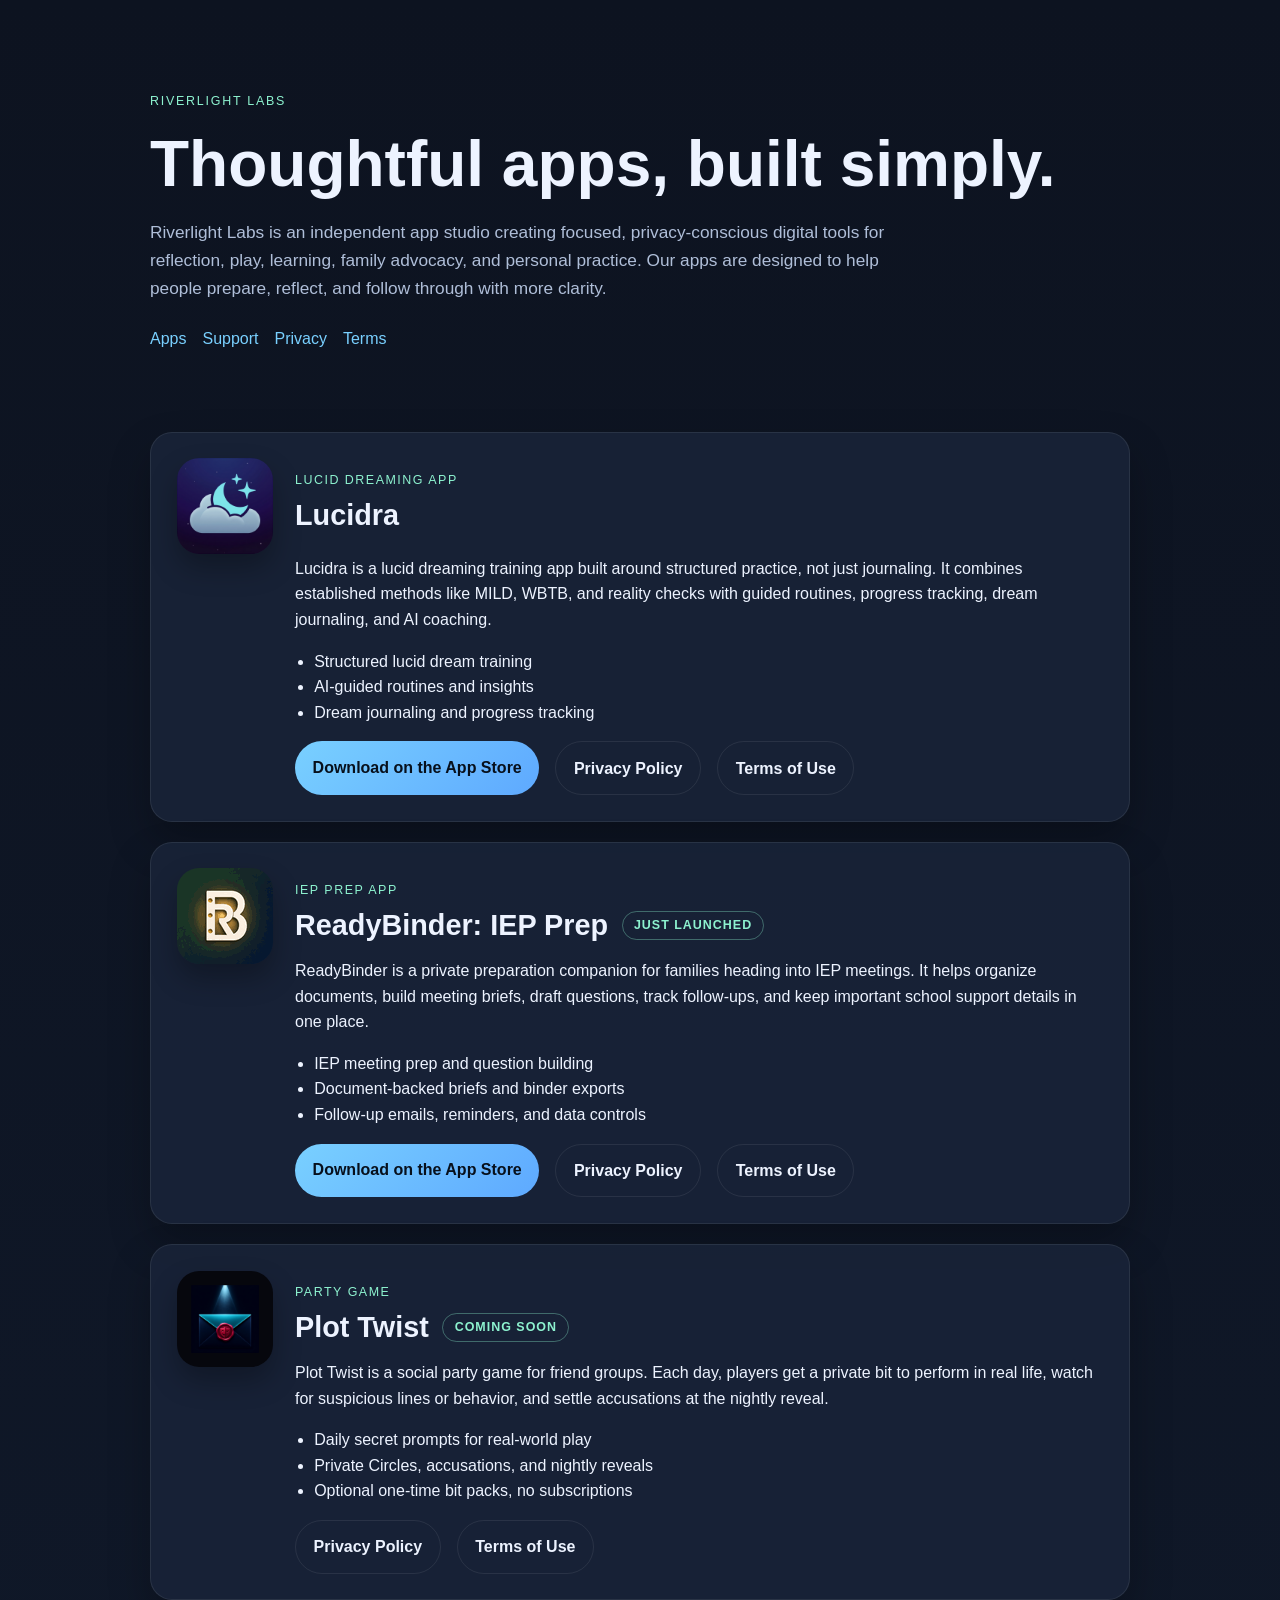
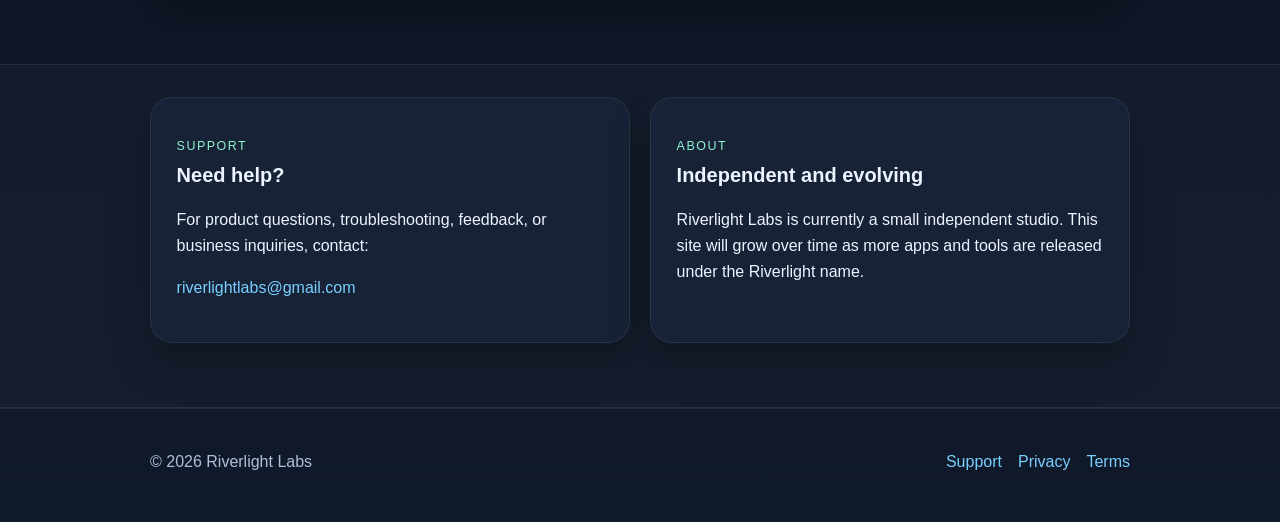
<file: index.html>
<!DOCTYPE html>
<html lang="en">
<head>
  <meta charset="UTF-8" />
  <meta name="viewport" content="width=device-width, initial-scale=1.0" />
  <title>Riverlight Labs</title>
  <meta name="description" content="Riverlight Labs builds focused, privacy-conscious apps and digital tools, including Lucidra, Plot Twist, and ReadyBinder: IEP Prep." />
  <link rel="icon" type="image/png" href="favicon.png" />
  <link rel="apple-touch-icon" href="favicon.png" />
  <!-- Open Graph -->
  <meta property="og:type" content="website" />
  <meta property="og:url" content="https://riverlightlabs.github.io/" />
  <meta property="og:title" content="Riverlight Labs" />
  <meta property="og:description" content="Focused, privacy-conscious apps for reflection, play, and family advocacy." />
  <meta property="og:image" content="https://riverlightlabs.github.io/og-banner.png" />
  <!-- Twitter Card -->
  <meta name="twitter:card" content="summary_large_image" />
  <meta name="twitter:title" content="Riverlight Labs" />
  <meta name="twitter:description" content="Focused, privacy-conscious apps for reflection, play, and family advocacy." />
  <meta name="twitter:image" content="https://riverlightlabs.github.io/og-banner.png" />
  <link rel="stylesheet" href="style.css" />
</head>
<body>
  <header class="site-header">
    <div class="container">
      <p class="eyebrow">Riverlight Labs</p>
      <h1>Thoughtful apps, built simply.</h1>
      <p class="lead">
        Riverlight Labs is an independent app studio creating focused, privacy-conscious digital tools
        for reflection, play, learning, family advocacy, and personal practice. Our apps are designed to help
        people prepare, reflect, and follow through with more clarity.
      </p>
      <nav class="nav-links">
        <a href="#apps">Apps</a>
        <a href="support.html">Support</a>
        <a href="privacy.html">Privacy</a>
        <a href="terms.html">Terms</a>
      </nav>
    </div>
  </header>

  <main>
    <section id="apps" class="section">
      <div class="container apps-stack">
        <div class="card app-card">
          <img class="app-icon" src="lucidra-icon.png" alt="Lucidra app icon" width="96" height="96" />
          <div>
            <p class="section-label">Lucid Dreaming App</p>
            <h2>Lucidra</h2>
            <p>
              Lucidra is a lucid dreaming training app built around structured practice, not just journaling.
              It combines established methods like MILD, WBTB, and reality checks with guided routines,
              progress tracking, dream journaling, and AI coaching.
            </p>
            <ul>
              <li>Structured lucid dream training</li>
              <li>AI-guided routines and insights</li>
              <li>Dream journaling and progress tracking</li>
            </ul>
            <div class="button-row">
              <a class="button" href="https://apps.apple.com/us/app/lucidra/id6765904928" target="_blank" rel="noopener">Download on the App Store</a>
              <a class="button button-secondary" href="privacy.html">Privacy Policy</a>
              <a class="button button-secondary" href="terms.html">Terms of Use</a>
            </div>
          </div>
        </div>

        <div class="card app-card">
          <img class="app-icon" src="readybinder-icon.png" alt="ReadyBinder app icon" width="96" height="96" />
          <div>
            <p class="section-label">IEP Prep App</p>
            <div class="title-row">
              <h2>ReadyBinder: IEP Prep</h2>
              <span class="status-pill">Just Launched</span>
            </div>
            <p>
              ReadyBinder is a private preparation companion for families heading into IEP meetings.
              It helps organize documents, build meeting briefs, draft questions, track follow-ups, and
              keep important school support details in one place.
            </p>
            <ul>
              <li>IEP meeting prep and question building</li>
              <li>Document-backed briefs and binder exports</li>
              <li>Follow-up emails, reminders, and data controls</li>
            </ul>
            <div class="button-row">
              <a class="button" href="https://apps.apple.com/us/app/ready-binder-iep-prep/id6768317296" target="_blank" rel="noopener">Download on the App Store</a>
              <a class="button button-secondary" href="privacy.html">Privacy Policy</a>
              <a class="button button-secondary" href="terms.html">Terms of Use</a>
            </div>
          </div>
        </div>

        <div class="card app-card">
          <img class="app-icon" src="plot-twist-icon.png" alt="Plot Twist app icon" width="96" height="96" />
          <div>
            <p class="section-label">Party Game</p>
            <div class="title-row">
              <h2>Plot Twist</h2>
              <span class="status-pill">Coming Soon</span>
            </div>
            <p>
              Plot Twist is a social party game for friend groups. Each day, players get a private bit
              to perform in real life, watch for suspicious lines or behavior, and settle accusations at
              the nightly reveal.
            </p>
            <ul>
              <li>Daily secret prompts for real-world play</li>
              <li>Private Circles, accusations, and nightly reveals</li>
              <li>Optional one-time bit packs, no subscriptions</li>
            </ul>
            <div class="button-row">
              <a class="button button-secondary" href="privacy.html">Privacy Policy</a>
              <a class="button button-secondary" href="terms.html">Terms of Use</a>
            </div>
          </div>
        </div>
      </div>
    </section>

    <section class="section alt">
      <div class="container grid-two">
        <div class="card">
          <p class="section-label">Support</p>
          <h3>Need help?</h3>
          <p>
            For product questions, troubleshooting, feedback, or business inquiries, contact:
          </p>
          <p><a href="mailto:riverlightlabs@gmail.com">riverlightlabs@gmail.com</a></p>
        </div>
        <div class="card">
          <p class="section-label">About</p>
          <h3>Independent and evolving</h3>
          <p>
            Riverlight Labs is currently a small independent studio. This site will grow over time as
            more apps and tools are released under the Riverlight name.
          </p>
        </div>
      </div>
    </section>
  </main>

  <footer class="site-footer">
    <div class="container footer-row">
      <p>© 2026 Riverlight Labs</p>
      <div class="footer-links">
        <a href="support.html">Support</a>
        <a href="privacy.html">Privacy</a>
        <a href="terms.html">Terms</a>
      </div>
    </div>
  </footer>
</body>
</html>
</file>
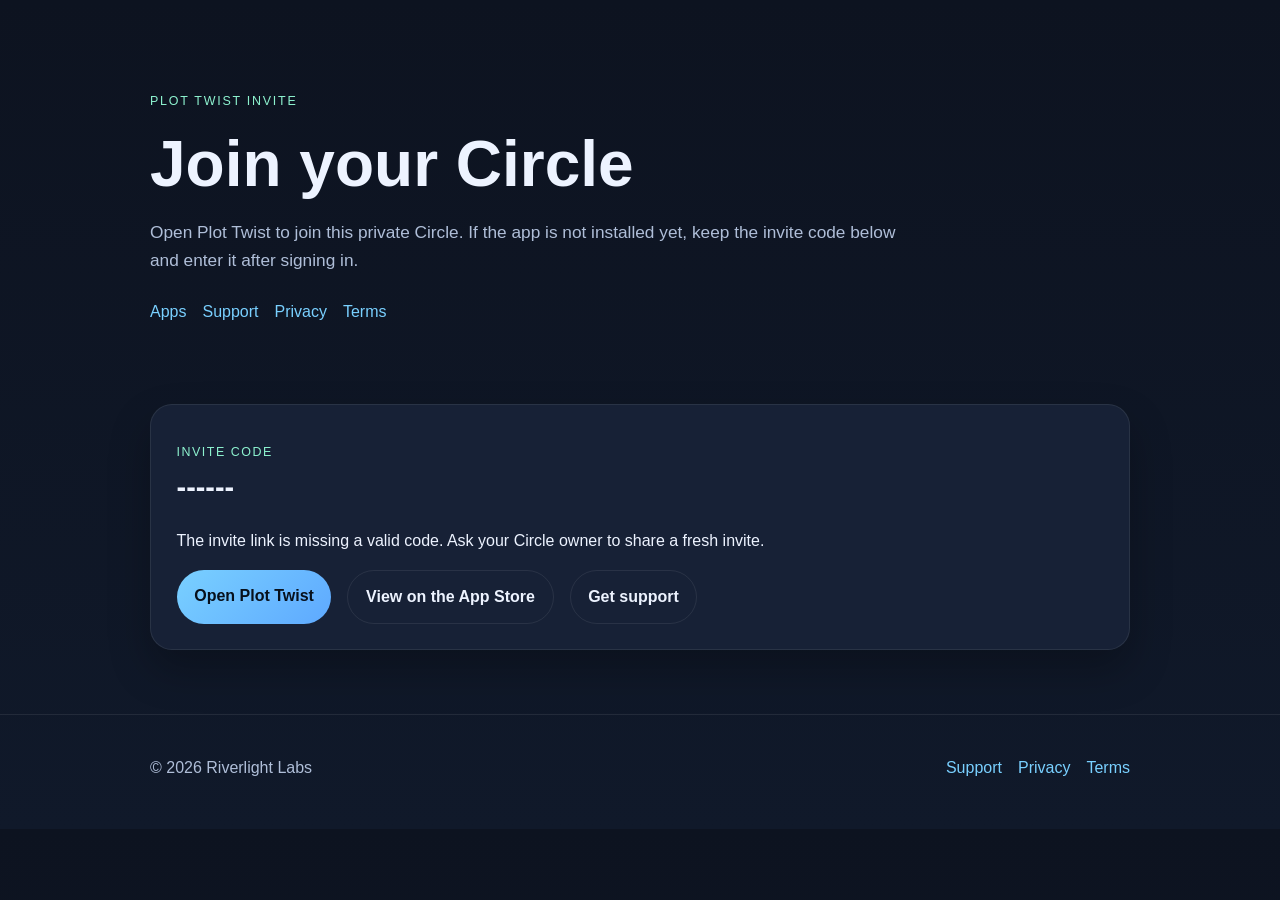
<file: plot-twist/join/index.html>
<!DOCTYPE html>
<html lang="en">
<head>
  <meta charset="UTF-8" />
  <meta name="viewport" content="width=device-width, initial-scale=1.0" />
  <title>Join Plot Twist</title>
  <meta name="description" content="Join a private Plot Twist Circle with an invite code." />
  <link rel="stylesheet" href="../../style.css" />
</head>
<body>
  <header class="site-header">
    <div class="container">
      <p class="eyebrow">Plot Twist Invite</p>
      <h1>Join your Circle</h1>
      <p class="lead">
        Open Plot Twist to join this private Circle. If the app is not installed yet, keep the invite code
        below and enter it after signing in.
      </p>
      <nav class="nav-links">
        <a href="../../index.html">Apps</a>
        <a href="../../support.html">Support</a>
        <a href="../../privacy.html">Privacy</a>
        <a href="../../terms.html">Terms</a>
      </nav>
    </div>
  </header>

  <main>
    <section class="section">
      <div class="container">
        <div class="card">
          <p class="section-label">Invite Code</p>
          <h2 id="invite-code">------</h2>
          <p id="invite-copy">
            Use this code in Plot Twist to join the Circle.
          </p>
          <div class="button-row">
            <a class="button" id="open-app-link" href="plottwist://join/">Open Plot Twist</a>
            <a class="button button-secondary" href="https://apps.apple.com/app/id6777799487">View on the App Store</a>
            <a class="button button-secondary" href="../../support.html">Get support</a>
          </div>
        </div>
      </div>
    </section>
  </main>

  <footer class="site-footer">
    <div class="container footer-row">
      <p>© 2026 Riverlight Labs</p>
      <div class="footer-links">
        <a href="../../support.html">Support</a>
        <a href="../../privacy.html">Privacy</a>
        <a href="../../terms.html">Terms</a>
      </div>
    </div>
  </footer>

  <script>
    const params = new URLSearchParams(window.location.search);
    const inviteCode = (params.get('code') || '').replace(/[^a-z0-9]/gi, '').toUpperCase().slice(0, 6);
    const openAppLink = document.getElementById('open-app-link');
    const inviteCodeNode = document.getElementById('invite-code');
    const inviteCopyNode = document.getElementById('invite-copy');

    if (inviteCode.length === 6) {
      const appUrl = `plottwist://join/${inviteCode}`;
      openAppLink.href = appUrl;
      inviteCodeNode.textContent = inviteCode;
      inviteCopyNode.textContent = `Backup code: ${inviteCode}`;
    } else {
      openAppLink.href = 'https://apps.apple.com/app/id6777799487';
      inviteCopyNode.textContent = 'The invite link is missing a valid code. Ask your Circle owner to share a fresh invite.';
    }
  </script>
</body>
</html>
</file>
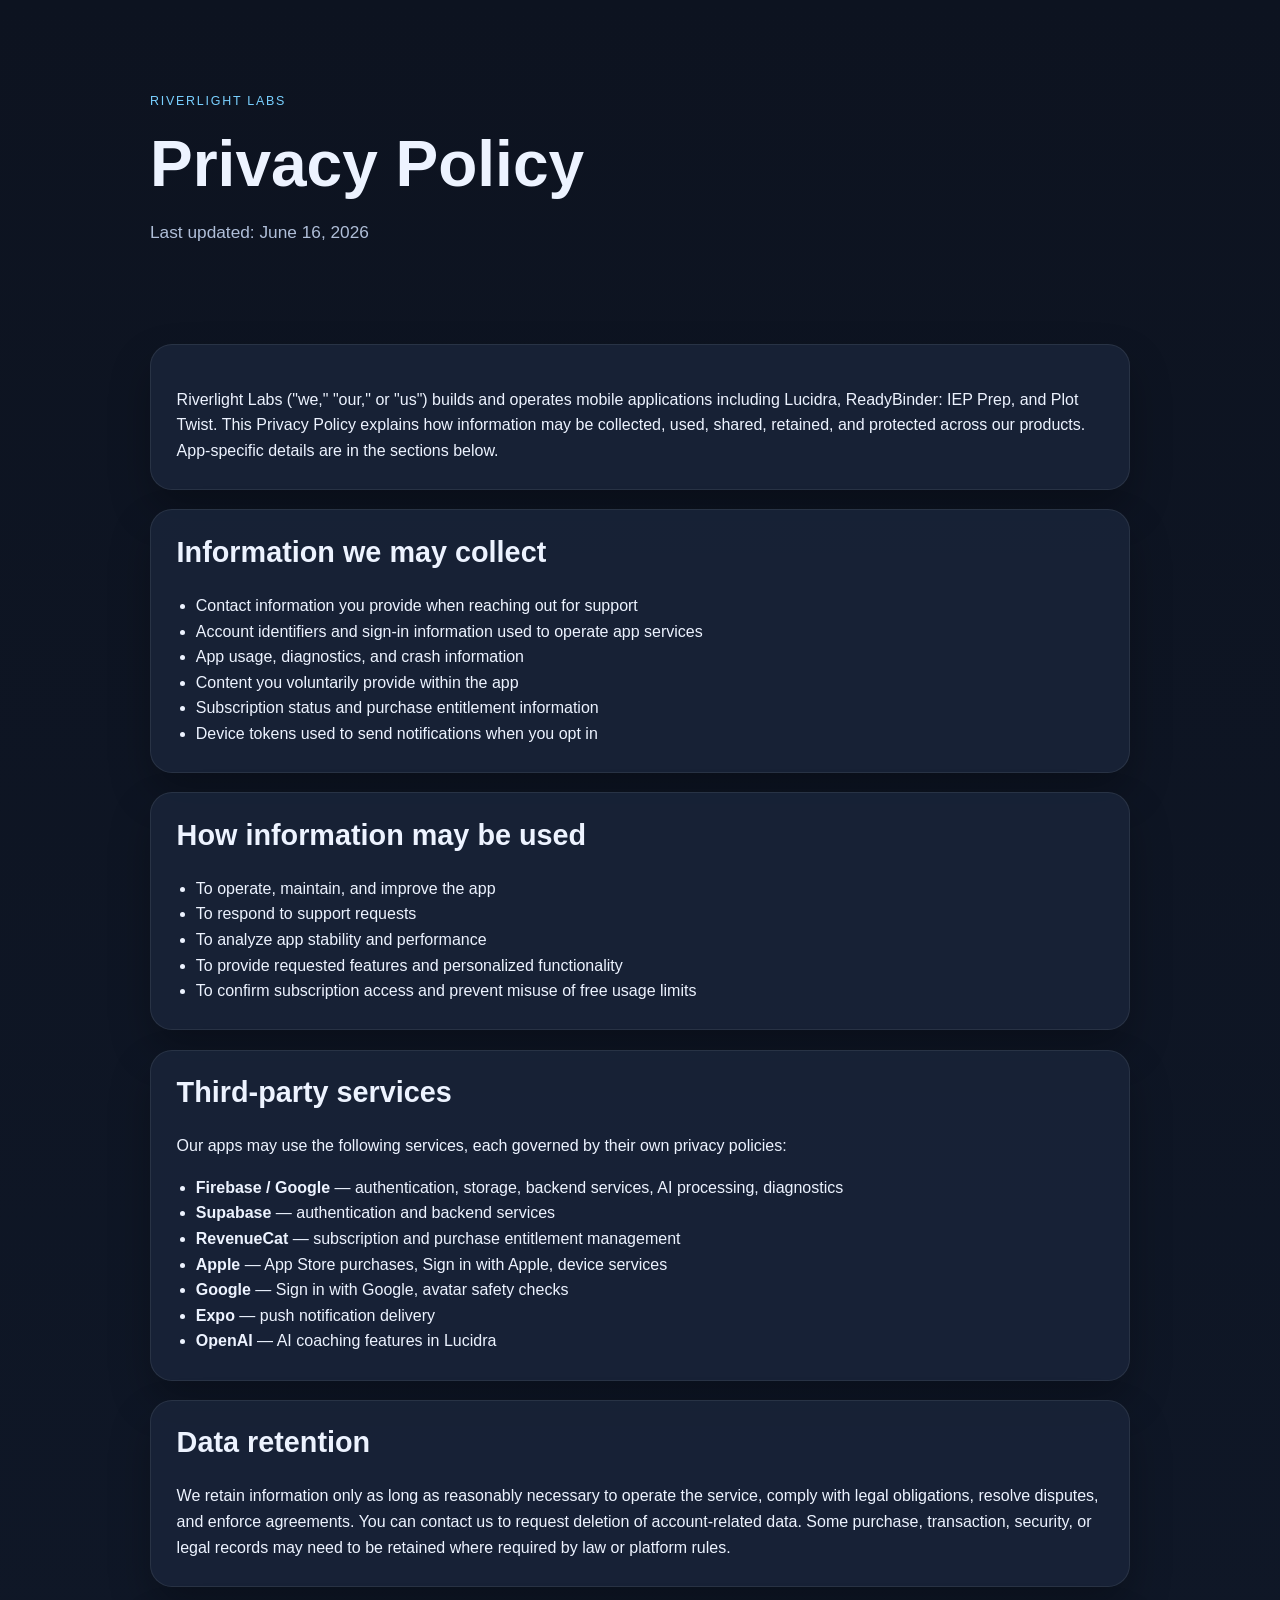
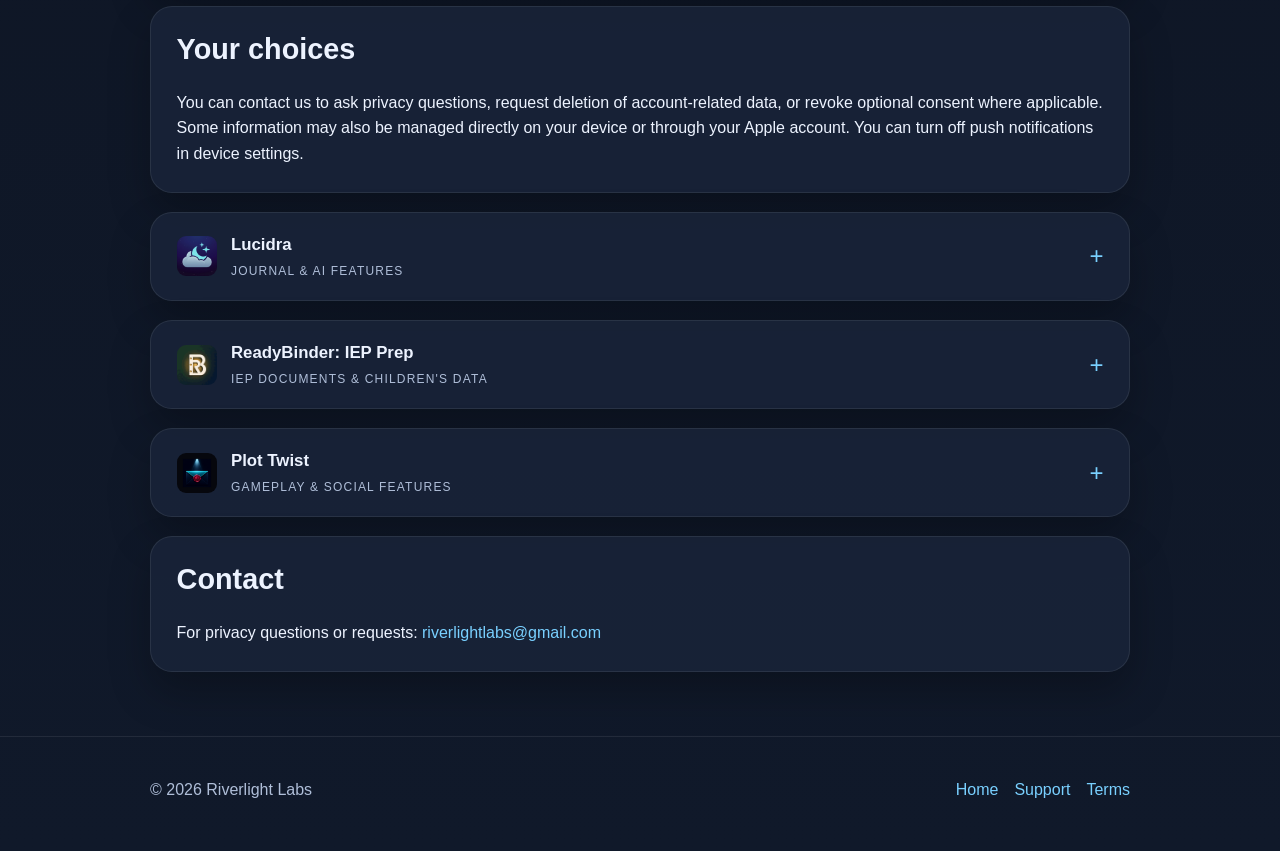
<file: privacy.html>
<!DOCTYPE html>
<html lang="en">
<head>
  <meta charset="UTF-8" />
  <meta name="viewport" content="width=device-width, initial-scale=1.0" />
  <title>Privacy Policy | Riverlight Labs</title>
  <meta name="description" content="Privacy Policy for Riverlight Labs apps: Lucidra, ReadyBinder, and Plot Twist." />
  <link rel="icon" type="image/png" href="favicon.png" />
  <link rel="apple-touch-icon" href="favicon.png" />
  <link rel="stylesheet" href="style.css" />
</head>
<body>
  <header class="sub-header">
    <div class="container">
      <p class="eyebrow"><a href="index.html">Riverlight Labs</a></p>
      <h1>Privacy Policy</h1>
      <p class="lead">Last updated: June 16, 2026</p>
    </div>
  </header>

  <main class="section">
    <div class="container stack legal">

      <div class="card">
        <p>
          Riverlight Labs ("we," "our," or "us") builds and operates mobile applications including
          Lucidra, ReadyBinder: IEP Prep, and Plot Twist. This Privacy Policy explains how information
          may be collected, used, shared, retained, and protected across our products. App-specific
          details are in the sections below.
        </p>
      </div>

      <div class="card">
        <h2>Information we may collect</h2>
        <ul>
          <li>Contact information you provide when reaching out for support</li>
          <li>Account identifiers and sign-in information used to operate app services</li>
          <li>App usage, diagnostics, and crash information</li>
          <li>Content you voluntarily provide within the app</li>
          <li>Subscription status and purchase entitlement information</li>
          <li>Device tokens used to send notifications when you opt in</li>
        </ul>
      </div>

      <div class="card">
        <h2>How information may be used</h2>
        <ul>
          <li>To operate, maintain, and improve the app</li>
          <li>To respond to support requests</li>
          <li>To analyze app stability and performance</li>
          <li>To provide requested features and personalized functionality</li>
          <li>To confirm subscription access and prevent misuse of free usage limits</li>
        </ul>
      </div>

      <div class="card">
        <h2>Third-party services</h2>
        <p>Our apps may use the following services, each governed by their own privacy policies:</p>
        <ul>
          <li><strong>Firebase / Google</strong> — authentication, storage, backend services, AI processing, diagnostics</li>
          <li><strong>Supabase</strong> — authentication and backend services</li>
          <li><strong>RevenueCat</strong> — subscription and purchase entitlement management</li>
          <li><strong>Apple</strong> — App Store purchases, Sign in with Apple, device services</li>
          <li><strong>Google</strong> — Sign in with Google, avatar safety checks</li>
          <li><strong>Expo</strong> — push notification delivery</li>
          <li><strong>OpenAI</strong> — AI coaching features in Lucidra</li>
        </ul>
      </div>

      <div class="card">
        <h2>Data retention</h2>
        <p>
          We retain information only as long as reasonably necessary to operate the service, comply
          with legal obligations, resolve disputes, and enforce agreements. You can contact us to
          request deletion of account-related data. Some purchase, transaction, security, or legal
          records may need to be retained where required by law or platform rules.
        </p>
      </div>

      <div class="card">
        <h2>Your choices</h2>
        <p>
          You can contact us to ask privacy questions, request deletion of account-related data, or
          revoke optional consent where applicable. Some information may also be managed directly on
          your device or through your Apple account. You can turn off push notifications in device
          settings.
        </p>
      </div>

      <details class="card">
        <summary>
          <div class="summary-content">
            <img src="lucidra-icon.png" alt="" width="40" height="40" class="summary-app-icon" />
            <div>
              <div class="summary-title">Lucidra</div>
              <div class="summary-sub">Journal &amp; AI Features</div>
            </div>
          </div>
        </summary>
        <div class="accordion-body">
          <h3>Journal and AI coaching</h3>
          <p>
            Lucidra may store dream journal content, dream signs, training history, settings, and
            progress data on your device and, when app services require it, through our backend
            services. If you use AI coaching, the message you send and relevant app context may be
            processed to generate a response.
          </p>
          <p>
            We recommend avoiding sensitive personal, medical, financial, or identifying information
            in dream journal entries or AI coach messages.
          </p>
        </div>
      </details>

      <details class="card">
        <summary>
          <div class="summary-content">
            <img src="readybinder-icon.png" alt="" width="40" height="40" class="summary-app-icon" />
            <div>
              <div class="summary-title">ReadyBinder: IEP Prep</div>
              <div class="summary-sub">IEP Documents &amp; Children's Data</div>
            </div>
          </div>
        </summary>
        <div class="accordion-body">
          <h3>Information we collect</h3>
          <ul>
            <li>Account information at sign-up (display name, email address)</li>
            <li>Authentication identifiers from Apple, Google, or email sign-in</li>
            <li>Child profile fields you choose to enter (nickname, grade, primary needs, state)</li>
            <li>IEP documents you import (camera scans, PDFs, image uploads) and the text extracted from them</li>
            <li>Meeting context you enter (school name, meeting type, date)</li>
            <li>Parent-authored content: prep notes, meeting notes, question outcomes, debrief notes, follow-up email drafts</li>
          </ul>
          <h3>Information we do not collect</h3>
          <ul>
            <li><strong>No microphone audio.</strong> Meeting Agent tracks notes and question outcomes only. Live transcription is a planned future feature and will require explicit consent.</li>
            <li><strong>No precise location data.</strong></li>
            <li><strong>No contact list, calendar, or photo-library scanning.</strong> The app only reads photos or files you specifically pick.</li>
            <li><strong>No advertising identifiers.</strong> ReadyBinder does not run ads or share data with ad networks.</li>
          </ul>
          <h3>IEP documents and AI processing</h3>
          <p>
            When you import an IEP document, ReadyBinder sends the content to an AI service operated
            by Google to extract readable text and generate the parent-facing brief, suggested
            questions, change summary, debrief, follow-up email draft, and assistant chat responses.
            The AI service processes content to fulfill your request and does not use it to train
            general AI models, per the Firebase AI Logic integration terms.
          </p>
          <p>
            IEP document text, AI-generated content, and your binder edits are stored in our backend
            (Firebase) and tied to your account. We recommend avoiding information you would not want
            stored with a U.S.-based cloud provider.
          </p>
          <h3>Children's data</h3>
          <p>
            ReadyBinder is intended for use by a parent or legal guardian. You enter information about
            your child on their behalf. ReadyBinder is not directed at children under 13 as end-users,
            and we do not knowingly create accounts for children.
          </p>
          <p>
            Child profile information and imported IEP documents are stored under your parent account
            and accessible only to you and to authorized service providers acting on our behalf. We do
            not sell child information and do not share it with the child's school, district, or anyone
            else unless you choose to share an export yourself.
          </p>
          <h3>In-app data controls</h3>
          <ul>
            <li>Edit or remove child profiles from Settings → Children</li>
            <li>Export your binder content from Account → Data Controls</li>
            <li>Delete your entire account and associated data from Account → Delete Account</li>
          </ul>
          <p>
            When you delete your account, your binder content is removed from active systems; copies
            may remain in encrypted backups for a limited period before being overwritten.
          </p>
        </div>
      </details>

      <details class="card">
        <summary>
          <div class="summary-content">
            <img src="plot-twist-icon.png" alt="" width="40" height="40" class="summary-app-icon" />
            <div>
              <div class="summary-title">Plot Twist</div>
              <div class="summary-sub">Gameplay &amp; Social Features</div>
            </div>
          </div>
        </summary>
        <div class="accordion-body">
          <h3>Gameplay and social data</h3>
          <p>
            Plot Twist stores the information needed to run private Circles, assign daily bits, resolve
            accusations, reveal results, track scores, restore purchased bit packs, and deliver
            notifications you enable. The app does not use the microphone to listen to real-world play
            and does not record audio or video for gameplay detection.
          </p>
          <p>
            Profile details you choose to provide — display name, avatar, Circle membership, and
            gameplay activity — are stored to operate the social features.
          </p>
          <h3>Avatar moderation</h3>
          <p>
            If you choose a custom profile photo, the image may be checked for basic safety moderation
            before being saved as your avatar. Rejected images are not stored as profile avatars.
          </p>
        </div>
      </details>

      <div class="card">
        <h2>Contact</h2>
        <p>
          For privacy questions or requests:
          <a href="mailto:riverlightlabs@gmail.com">riverlightlabs@gmail.com</a>
        </p>
      </div>

    </div>
  </main>

  <footer class="site-footer">
    <div class="container footer-row">
      <p>© 2026 Riverlight Labs</p>
      <div class="footer-links">
        <a href="index.html">Home</a>
        <a href="support.html">Support</a>
        <a href="terms.html">Terms</a>
      </div>
    </div>
  </footer>
</body>
</html>
</file>
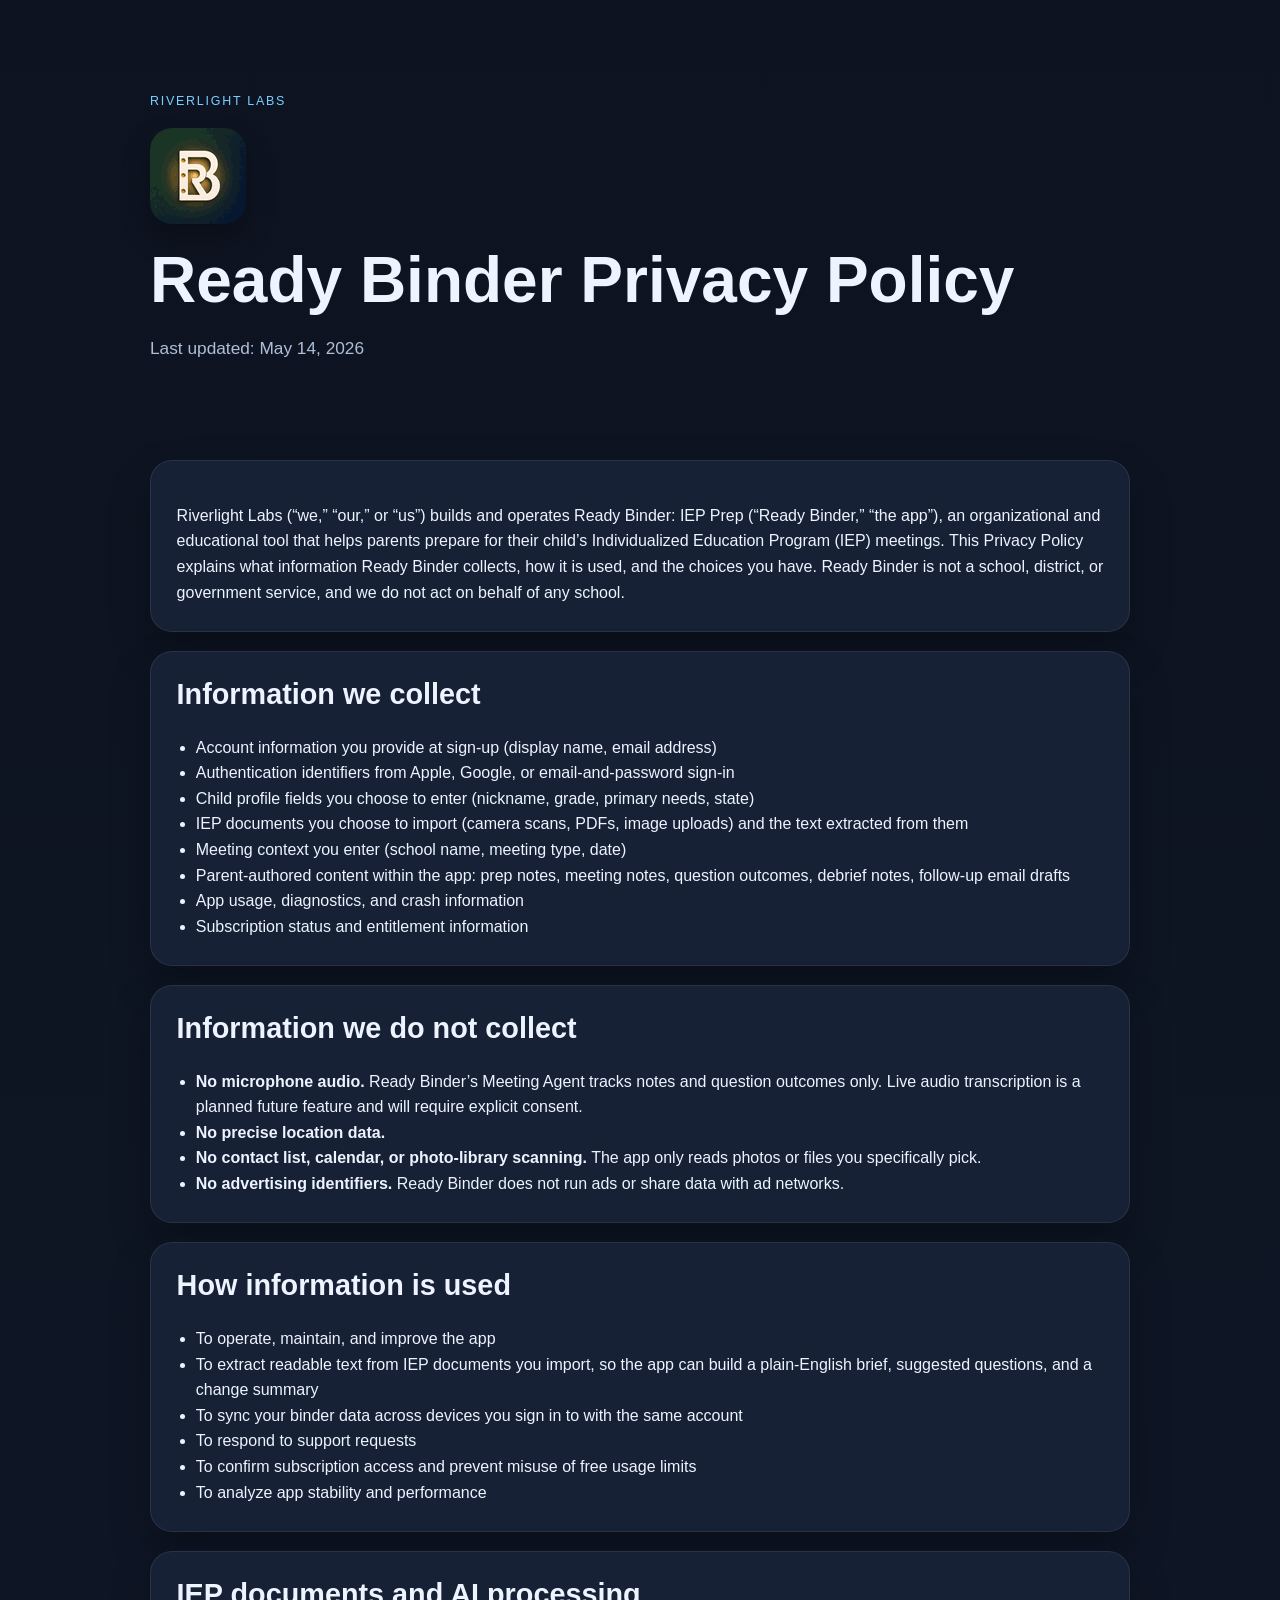
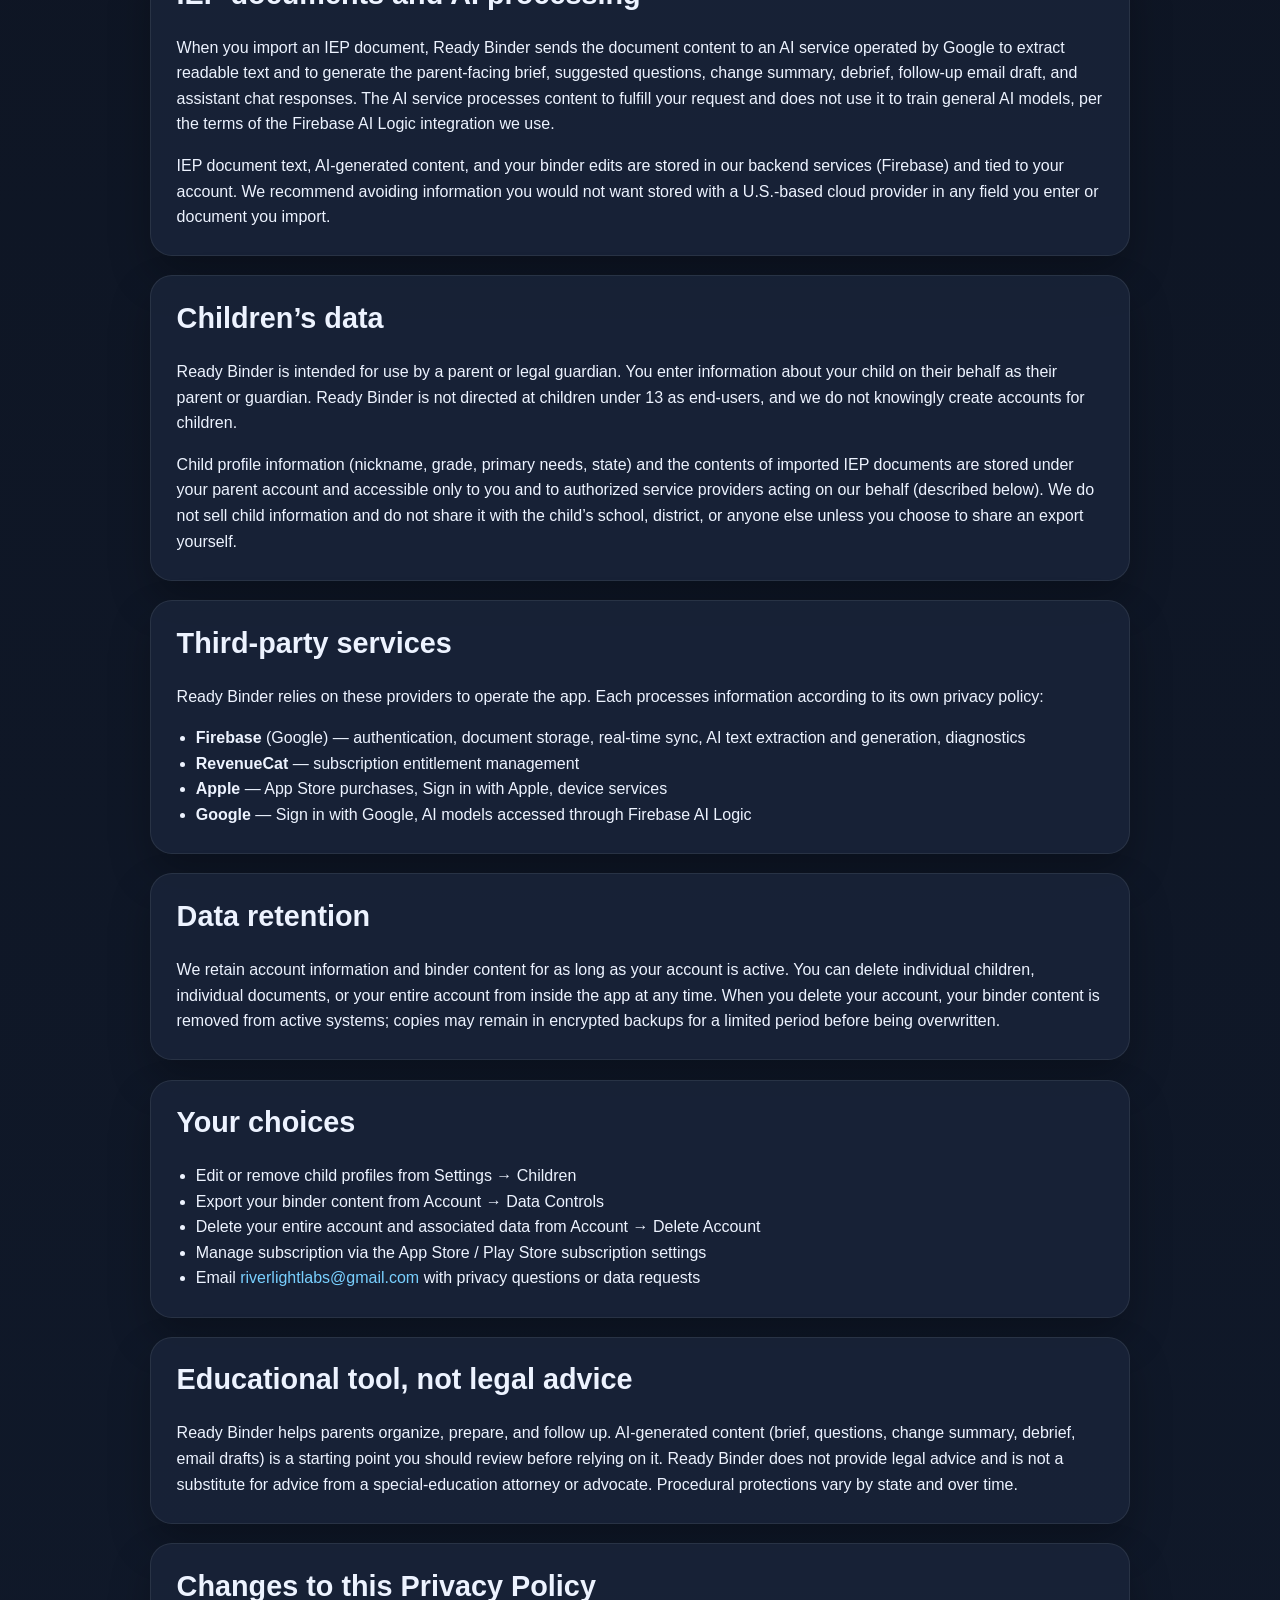
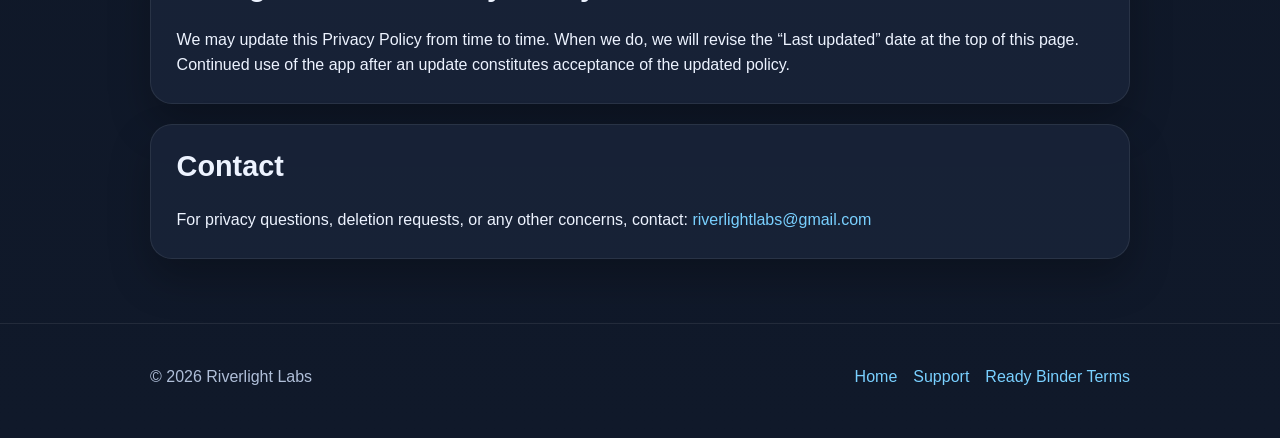
<file: readybinder-privacy.html>
<!DOCTYPE html>
<html lang="en">
<head>
  <meta charset="UTF-8" />
  <meta name="viewport" content="width=device-width, initial-scale=1.0" />
  <title>Privacy Policy | Ready Binder</title>
  <meta name="description" content="Privacy Policy for Ready Binder: IEP Prep by Riverlight Labs." />
  <link rel="stylesheet" href="style.css" />
</head>
<body>
  <header class="sub-header">
    <div class="container">
      <p class="eyebrow"><a href="index.html">Riverlight Labs</a></p>
      <div class="legal-hero">
        <img class="app-icon" src="readybinder-icon.png" alt="Ready Binder app icon" width="96" height="96" />
        <div>
          <h1>Ready Binder Privacy Policy</h1>
          <p class="lead">Last updated: May 14, 2026</p>
        </div>
      </div>
    </div>
  </header>

  <main class="section">
    <div class="container stack legal">
      <div class="card">
        <p>
          Riverlight Labs (&ldquo;we,&rdquo; &ldquo;our,&rdquo; or &ldquo;us&rdquo;) builds and operates Ready Binder: IEP Prep
          (&ldquo;Ready Binder,&rdquo; &ldquo;the app&rdquo;), an organizational and educational tool that helps parents prepare
          for their child&rsquo;s Individualized Education Program (IEP) meetings. This Privacy Policy explains what
          information Ready Binder collects, how it is used, and the choices you have. Ready Binder is not a school,
          district, or government service, and we do not act on behalf of any school.
        </p>
      </div>

      <div class="card">
        <h2>Information we collect</h2>
        <ul>
          <li>Account information you provide at sign-up (display name, email address)</li>
          <li>Authentication identifiers from Apple, Google, or email-and-password sign-in</li>
          <li>Child profile fields you choose to enter (nickname, grade, primary needs, state)</li>
          <li>IEP documents you choose to import (camera scans, PDFs, image uploads) and the text extracted from them</li>
          <li>Meeting context you enter (school name, meeting type, date)</li>
          <li>Parent-authored content within the app: prep notes, meeting notes, question outcomes, debrief notes, follow-up email drafts</li>
          <li>App usage, diagnostics, and crash information</li>
          <li>Subscription status and entitlement information</li>
        </ul>
      </div>

      <div class="card">
        <h2>Information we do not collect</h2>
        <ul>
          <li><strong>No microphone audio.</strong> Ready Binder&rsquo;s Meeting Agent tracks notes and question outcomes only. Live audio transcription is a planned future feature and will require explicit consent.</li>
          <li><strong>No precise location data.</strong></li>
          <li><strong>No contact list, calendar, or photo-library scanning.</strong> The app only reads photos or files you specifically pick.</li>
          <li><strong>No advertising identifiers.</strong> Ready Binder does not run ads or share data with ad networks.</li>
        </ul>
      </div>

      <div class="card">
        <h2>How information is used</h2>
        <ul>
          <li>To operate, maintain, and improve the app</li>
          <li>To extract readable text from IEP documents you import, so the app can build a plain-English brief, suggested questions, and a change summary</li>
          <li>To sync your binder data across devices you sign in to with the same account</li>
          <li>To respond to support requests</li>
          <li>To confirm subscription access and prevent misuse of free usage limits</li>
          <li>To analyze app stability and performance</li>
        </ul>
      </div>

      <div class="card">
        <h2>IEP documents and AI processing</h2>
        <p>
          When you import an IEP document, Ready Binder sends the document content to an AI service operated by
          Google to extract readable text and to generate the parent-facing brief, suggested questions, change
          summary, debrief, follow-up email draft, and assistant chat responses. The AI service processes content
          to fulfill your request and does not use it to train general AI models, per the terms of the Firebase AI
          Logic integration we use.
        </p>
        <p>
          IEP document text, AI-generated content, and your binder edits are stored in our backend services
          (Firebase) and tied to your account. We recommend avoiding information you would not want stored with
          a U.S.-based cloud provider in any field you enter or document you import.
        </p>
      </div>

      <div class="card">
        <h2>Children&rsquo;s data</h2>
        <p>
          Ready Binder is intended for use by a parent or legal guardian. You enter information about your child
          on their behalf as their parent or guardian. Ready Binder is not directed at children under 13 as
          end-users, and we do not knowingly create accounts for children.
        </p>
        <p>
          Child profile information (nickname, grade, primary needs, state) and the contents of imported IEP
          documents are stored under your parent account and accessible only to you and to authorized service
          providers acting on our behalf (described below). We do not sell child information and do not share it
          with the child&rsquo;s school, district, or anyone else unless you choose to share an export yourself.
        </p>
      </div>

      <div class="card">
        <h2>Third-party services</h2>
        <p>
          Ready Binder relies on these providers to operate the app. Each processes information according to its
          own privacy policy:
        </p>
        <ul>
          <li><strong>Firebase</strong> (Google) &mdash; authentication, document storage, real-time sync, AI text extraction and generation, diagnostics</li>
          <li><strong>RevenueCat</strong> &mdash; subscription entitlement management</li>
          <li><strong>Apple</strong> &mdash; App Store purchases, Sign in with Apple, device services</li>
          <li><strong>Google</strong> &mdash; Sign in with Google, AI models accessed through Firebase AI Logic</li>
        </ul>
      </div>

      <div class="card">
        <h2>Data retention</h2>
        <p>
          We retain account information and binder content for as long as your account is active. You can delete
          individual children, individual documents, or your entire account from inside the app at any time.
          When you delete your account, your binder content is removed from active systems; copies may remain in
          encrypted backups for a limited period before being overwritten.
        </p>
      </div>

      <div class="card">
        <h2>Your choices</h2>
        <ul>
          <li>Edit or remove child profiles from Settings &rarr; Children</li>
          <li>Export your binder content from Account &rarr; Data Controls</li>
          <li>Delete your entire account and associated data from Account &rarr; Delete Account</li>
          <li>Manage subscription via the App Store / Play Store subscription settings</li>
          <li>Email <a href="mailto:riverlightlabs@gmail.com">riverlightlabs@gmail.com</a> with privacy questions or data requests</li>
        </ul>
      </div>

      <div class="card">
        <h2>Educational tool, not legal advice</h2>
        <p>
          Ready Binder helps parents organize, prepare, and follow up. AI-generated content (brief, questions,
          change summary, debrief, email drafts) is a starting point you should review before relying on it.
          Ready Binder does not provide legal advice and is not a substitute for advice from a special-education
          attorney or advocate. Procedural protections vary by state and over time.
        </p>
      </div>

      <div class="card">
        <h2>Changes to this Privacy Policy</h2>
        <p>
          We may update this Privacy Policy from time to time. When we do, we will revise the &ldquo;Last updated&rdquo;
          date at the top of this page. Continued use of the app after an update constitutes acceptance of the
          updated policy.
        </p>
      </div>

      <div class="card">
        <h2>Contact</h2>
        <p>
          For privacy questions, deletion requests, or any other concerns, contact:
          <a href="mailto:riverlightlabs@gmail.com">riverlightlabs@gmail.com</a>
        </p>
      </div>
    </div>
  </main>

  <footer class="site-footer">
    <div class="container footer-row">
      <p>&copy; 2026 Riverlight Labs</p>
      <div class="footer-links">
        <a href="index.html">Home</a>
        <a href="support.html">Support</a>
        <a href="readybinder-terms.html">Ready Binder Terms</a>
      </div>
    </div>
  </footer>
</body>
</html>
</file>
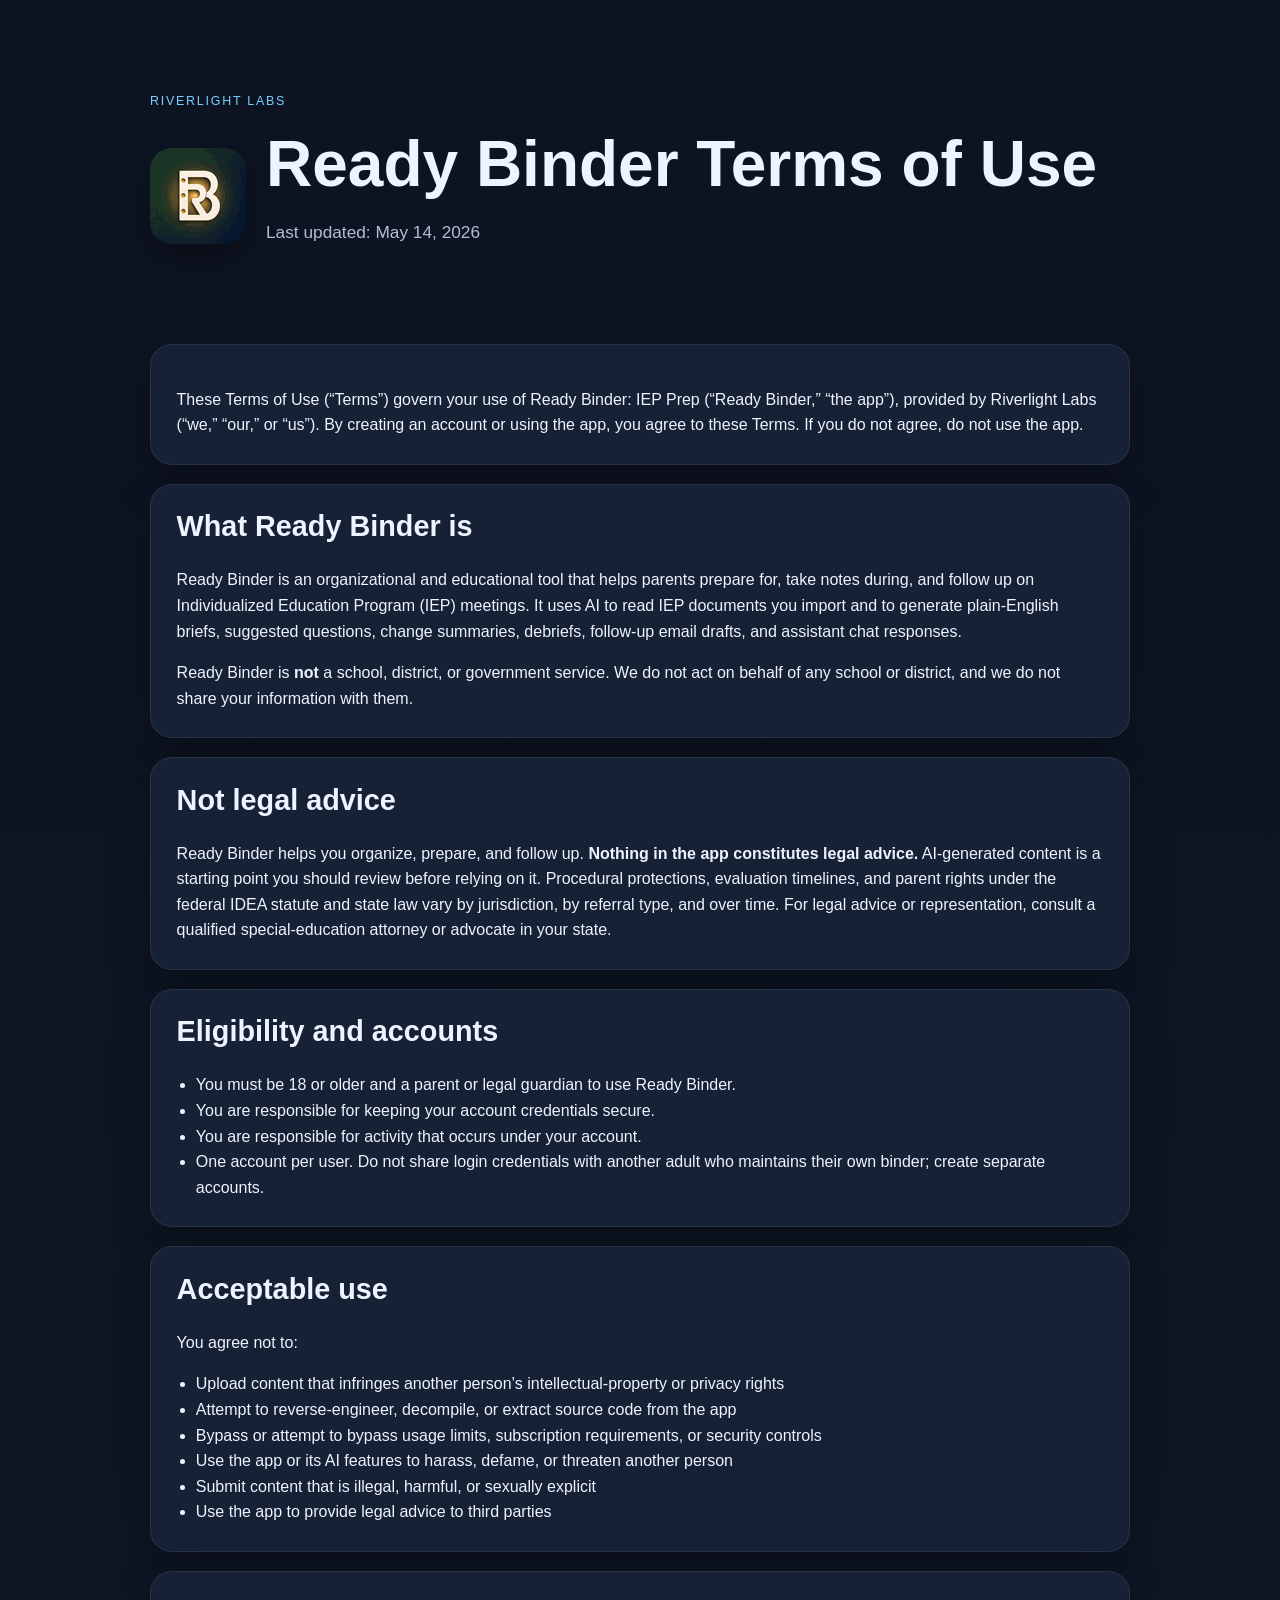
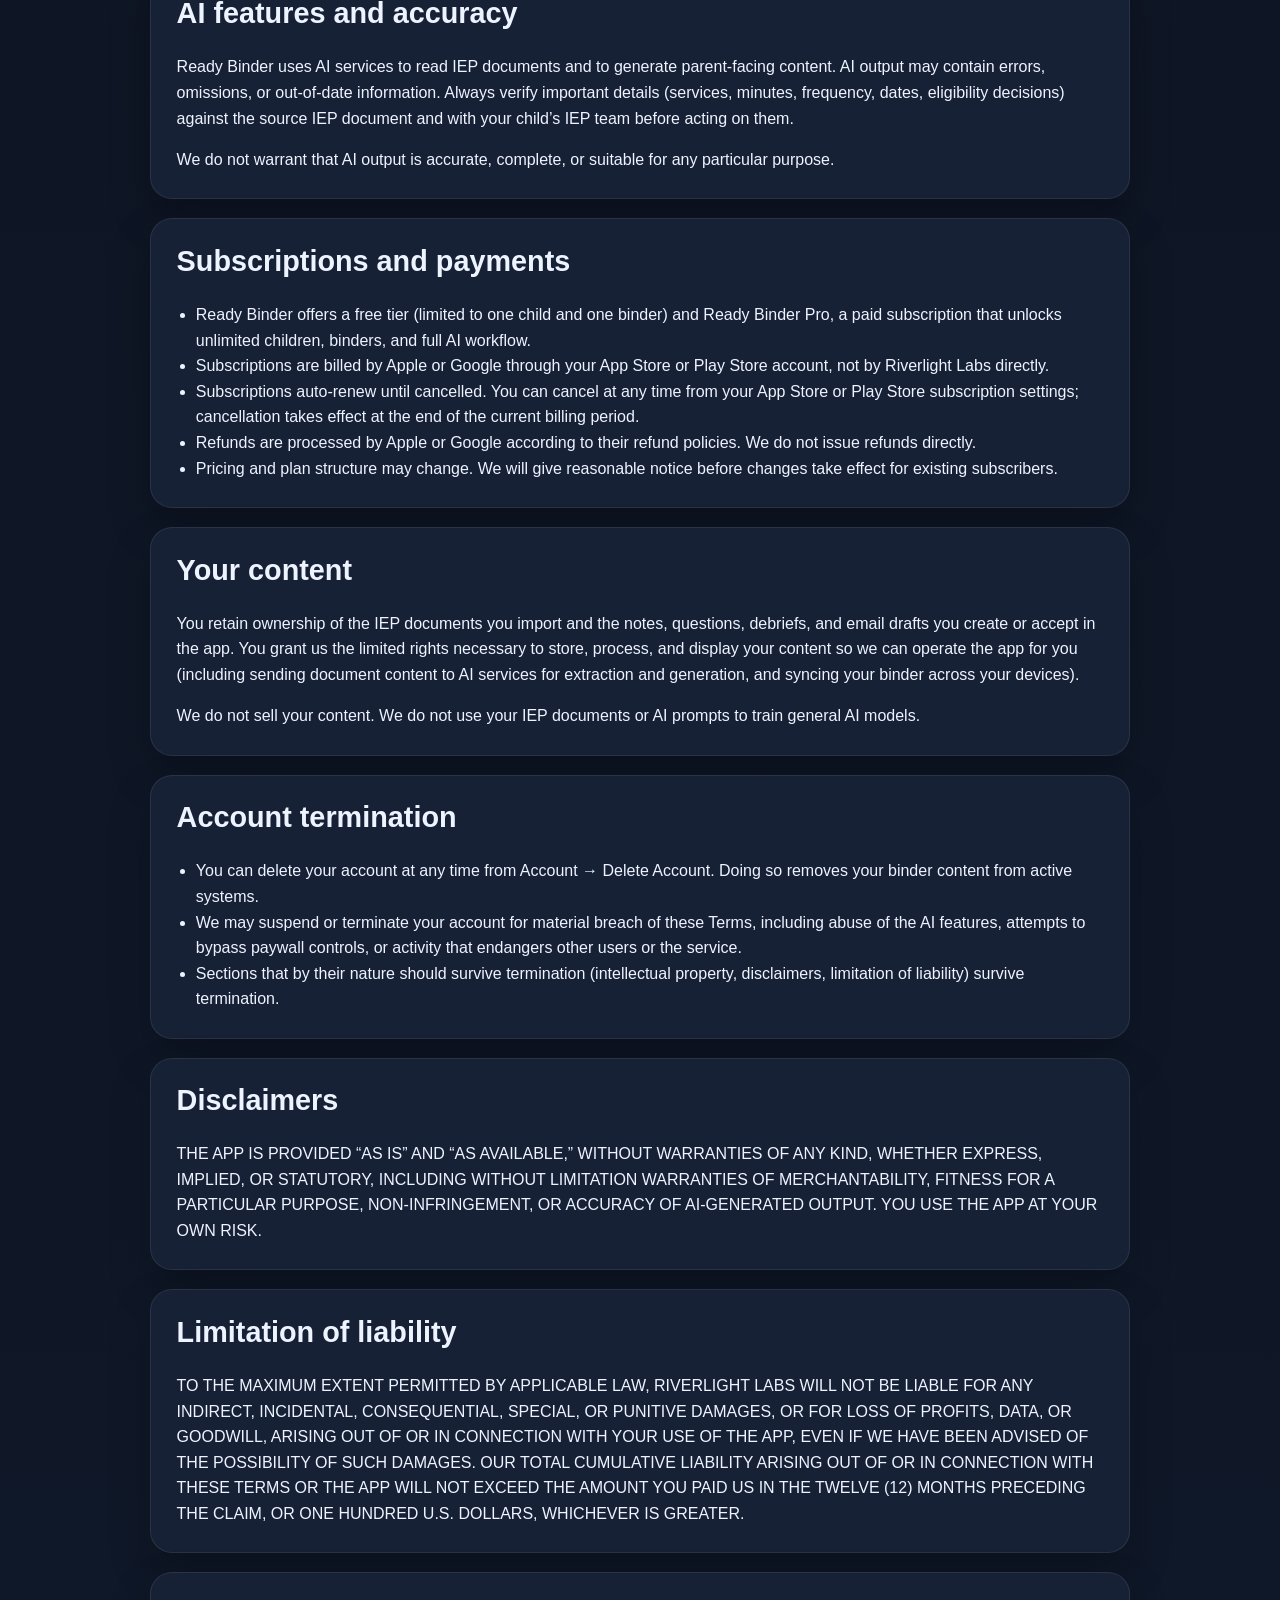
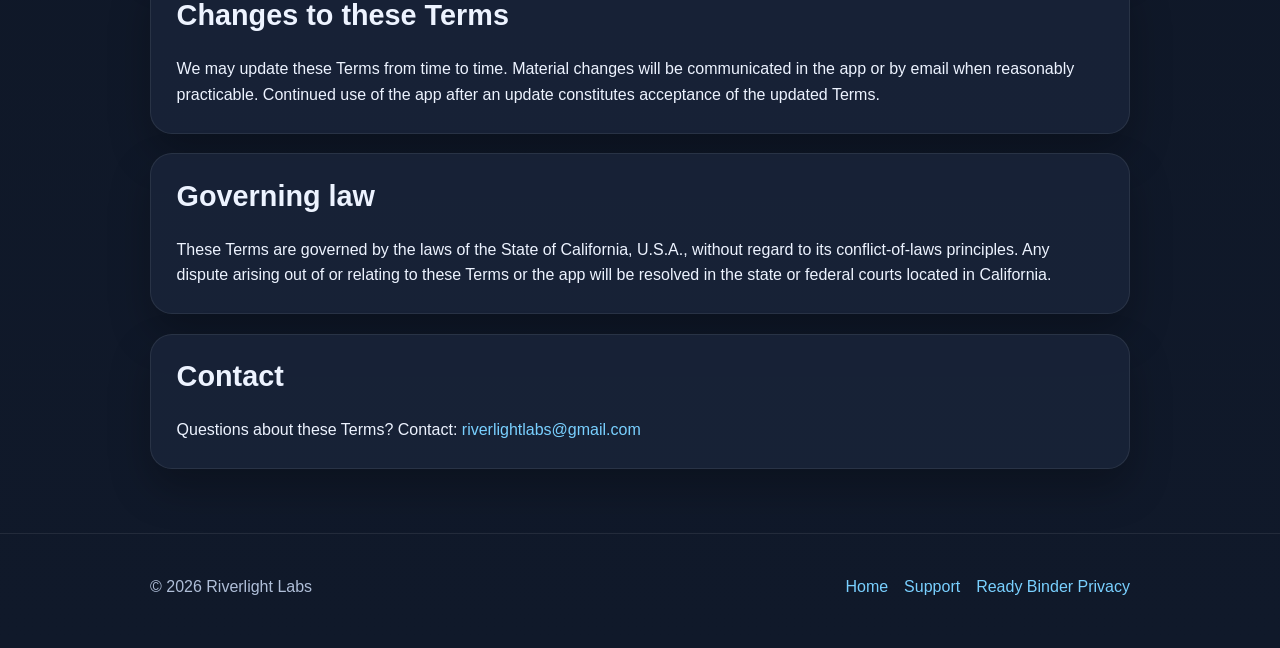
<file: readybinder-terms.html>
<!DOCTYPE html>
<html lang="en">
<head>
  <meta charset="UTF-8" />
  <meta name="viewport" content="width=device-width, initial-scale=1.0" />
  <title>Terms of Use | Ready Binder</title>
  <meta name="description" content="Terms of Use for Ready Binder: IEP Prep by Riverlight Labs." />
  <link rel="stylesheet" href="style.css" />
</head>
<body>
  <header class="sub-header">
    <div class="container">
      <p class="eyebrow"><a href="index.html">Riverlight Labs</a></p>
      <div class="legal-hero">
        <img class="app-icon" src="readybinder-icon.png" alt="Ready Binder app icon" width="96" height="96" />
        <div>
          <h1>Ready Binder Terms of Use</h1>
          <p class="lead">Last updated: May 14, 2026</p>
        </div>
      </div>
    </div>
  </header>

  <main class="section">
    <div class="container stack legal">
      <div class="card">
        <p>
          These Terms of Use (&ldquo;Terms&rdquo;) govern your use of Ready Binder: IEP Prep (&ldquo;Ready Binder,&rdquo;
          &ldquo;the app&rdquo;), provided by Riverlight Labs (&ldquo;we,&rdquo; &ldquo;our,&rdquo; or &ldquo;us&rdquo;). By creating
          an account or using the app, you agree to these Terms. If you do not agree, do not use the app.
        </p>
      </div>

      <div class="card">
        <h2>What Ready Binder is</h2>
        <p>
          Ready Binder is an organizational and educational tool that helps parents prepare for, take notes
          during, and follow up on Individualized Education Program (IEP) meetings. It uses AI to read IEP
          documents you import and to generate plain-English briefs, suggested questions, change summaries,
          debriefs, follow-up email drafts, and assistant chat responses.
        </p>
        <p>
          Ready Binder is <strong>not</strong> a school, district, or government service. We do not act on
          behalf of any school or district, and we do not share your information with them.
        </p>
      </div>

      <div class="card">
        <h2>Not legal advice</h2>
        <p>
          Ready Binder helps you organize, prepare, and follow up. <strong>Nothing in the app constitutes legal
          advice.</strong> AI-generated content is a starting point you should review before relying on it.
          Procedural protections, evaluation timelines, and parent rights under the federal IDEA statute and
          state law vary by jurisdiction, by referral type, and over time. For legal advice or representation,
          consult a qualified special-education attorney or advocate in your state.
        </p>
      </div>

      <div class="card">
        <h2>Eligibility and accounts</h2>
        <ul>
          <li>You must be 18 or older and a parent or legal guardian to use Ready Binder.</li>
          <li>You are responsible for keeping your account credentials secure.</li>
          <li>You are responsible for activity that occurs under your account.</li>
          <li>One account per user. Do not share login credentials with another adult who maintains their own binder; create separate accounts.</li>
        </ul>
      </div>

      <div class="card">
        <h2>Acceptable use</h2>
        <p>You agree not to:</p>
        <ul>
          <li>Upload content that infringes another person&rsquo;s intellectual-property or privacy rights</li>
          <li>Attempt to reverse-engineer, decompile, or extract source code from the app</li>
          <li>Bypass or attempt to bypass usage limits, subscription requirements, or security controls</li>
          <li>Use the app or its AI features to harass, defame, or threaten another person</li>
          <li>Submit content that is illegal, harmful, or sexually explicit</li>
          <li>Use the app to provide legal advice to third parties</li>
        </ul>
      </div>

      <div class="card">
        <h2>AI features and accuracy</h2>
        <p>
          Ready Binder uses AI services to read IEP documents and to generate parent-facing content. AI output
          may contain errors, omissions, or out-of-date information. Always verify important details (services,
          minutes, frequency, dates, eligibility decisions) against the source IEP document and with your
          child&rsquo;s IEP team before acting on them.
        </p>
        <p>
          We do not warrant that AI output is accurate, complete, or suitable for any particular purpose.
        </p>
      </div>

      <div class="card">
        <h2>Subscriptions and payments</h2>
        <ul>
          <li>Ready Binder offers a free tier (limited to one child and one binder) and Ready Binder Pro, a paid subscription that unlocks unlimited children, binders, and full AI workflow.</li>
          <li>Subscriptions are billed by Apple or Google through your App Store or Play Store account, not by Riverlight Labs directly.</li>
          <li>Subscriptions auto-renew until cancelled. You can cancel at any time from your App Store or Play Store subscription settings; cancellation takes effect at the end of the current billing period.</li>
          <li>Refunds are processed by Apple or Google according to their refund policies. We do not issue refunds directly.</li>
          <li>Pricing and plan structure may change. We will give reasonable notice before changes take effect for existing subscribers.</li>
        </ul>
      </div>

      <div class="card">
        <h2>Your content</h2>
        <p>
          You retain ownership of the IEP documents you import and the notes, questions, debriefs, and email
          drafts you create or accept in the app. You grant us the limited rights necessary to store, process,
          and display your content so we can operate the app for you (including sending document content to AI
          services for extraction and generation, and syncing your binder across your devices).
        </p>
        <p>
          We do not sell your content. We do not use your IEP documents or AI prompts to train general AI
          models.
        </p>
      </div>

      <div class="card">
        <h2>Account termination</h2>
        <ul>
          <li>You can delete your account at any time from Account &rarr; Delete Account. Doing so removes your binder content from active systems.</li>
          <li>We may suspend or terminate your account for material breach of these Terms, including abuse of the AI features, attempts to bypass paywall controls, or activity that endangers other users or the service.</li>
          <li>Sections that by their nature should survive termination (intellectual property, disclaimers, limitation of liability) survive termination.</li>
        </ul>
      </div>

      <div class="card">
        <h2>Disclaimers</h2>
        <p>
          THE APP IS PROVIDED &ldquo;AS IS&rdquo; AND &ldquo;AS AVAILABLE,&rdquo; WITHOUT WARRANTIES OF ANY KIND, WHETHER
          EXPRESS, IMPLIED, OR STATUTORY, INCLUDING WITHOUT LIMITATION WARRANTIES OF MERCHANTABILITY, FITNESS
          FOR A PARTICULAR PURPOSE, NON-INFRINGEMENT, OR ACCURACY OF AI-GENERATED OUTPUT. YOU USE THE APP AT
          YOUR OWN RISK.
        </p>
      </div>

      <div class="card">
        <h2>Limitation of liability</h2>
        <p>
          TO THE MAXIMUM EXTENT PERMITTED BY APPLICABLE LAW, RIVERLIGHT LABS WILL NOT BE LIABLE FOR ANY
          INDIRECT, INCIDENTAL, CONSEQUENTIAL, SPECIAL, OR PUNITIVE DAMAGES, OR FOR LOSS OF PROFITS, DATA, OR
          GOODWILL, ARISING OUT OF OR IN CONNECTION WITH YOUR USE OF THE APP, EVEN IF WE HAVE BEEN ADVISED OF
          THE POSSIBILITY OF SUCH DAMAGES. OUR TOTAL CUMULATIVE LIABILITY ARISING OUT OF OR IN CONNECTION WITH
          THESE TERMS OR THE APP WILL NOT EXCEED THE AMOUNT YOU PAID US IN THE TWELVE (12) MONTHS PRECEDING THE
          CLAIM, OR ONE HUNDRED U.S. DOLLARS, WHICHEVER IS GREATER.
        </p>
      </div>

      <div class="card">
        <h2>Changes to these Terms</h2>
        <p>
          We may update these Terms from time to time. Material changes will be communicated in the app or by
          email when reasonably practicable. Continued use of the app after an update constitutes acceptance of
          the updated Terms.
        </p>
      </div>

      <div class="card">
        <h2>Governing law</h2>
        <p>
          These Terms are governed by the laws of the State of California, U.S.A., without regard to its
          conflict-of-laws principles. Any dispute arising out of or relating to these Terms or the app will be
          resolved in the state or federal courts located in California.
        </p>
      </div>

      <div class="card">
        <h2>Contact</h2>
        <p>
          Questions about these Terms? Contact:
          <a href="mailto:riverlightlabs@gmail.com">riverlightlabs@gmail.com</a>
        </p>
      </div>
    </div>
  </main>

  <footer class="site-footer">
    <div class="container footer-row">
      <p>&copy; 2026 Riverlight Labs</p>
      <div class="footer-links">
        <a href="index.html">Home</a>
        <a href="support.html">Support</a>
        <a href="readybinder-privacy.html">Ready Binder Privacy</a>
      </div>
    </div>
  </footer>
</body>
</html>
</file>
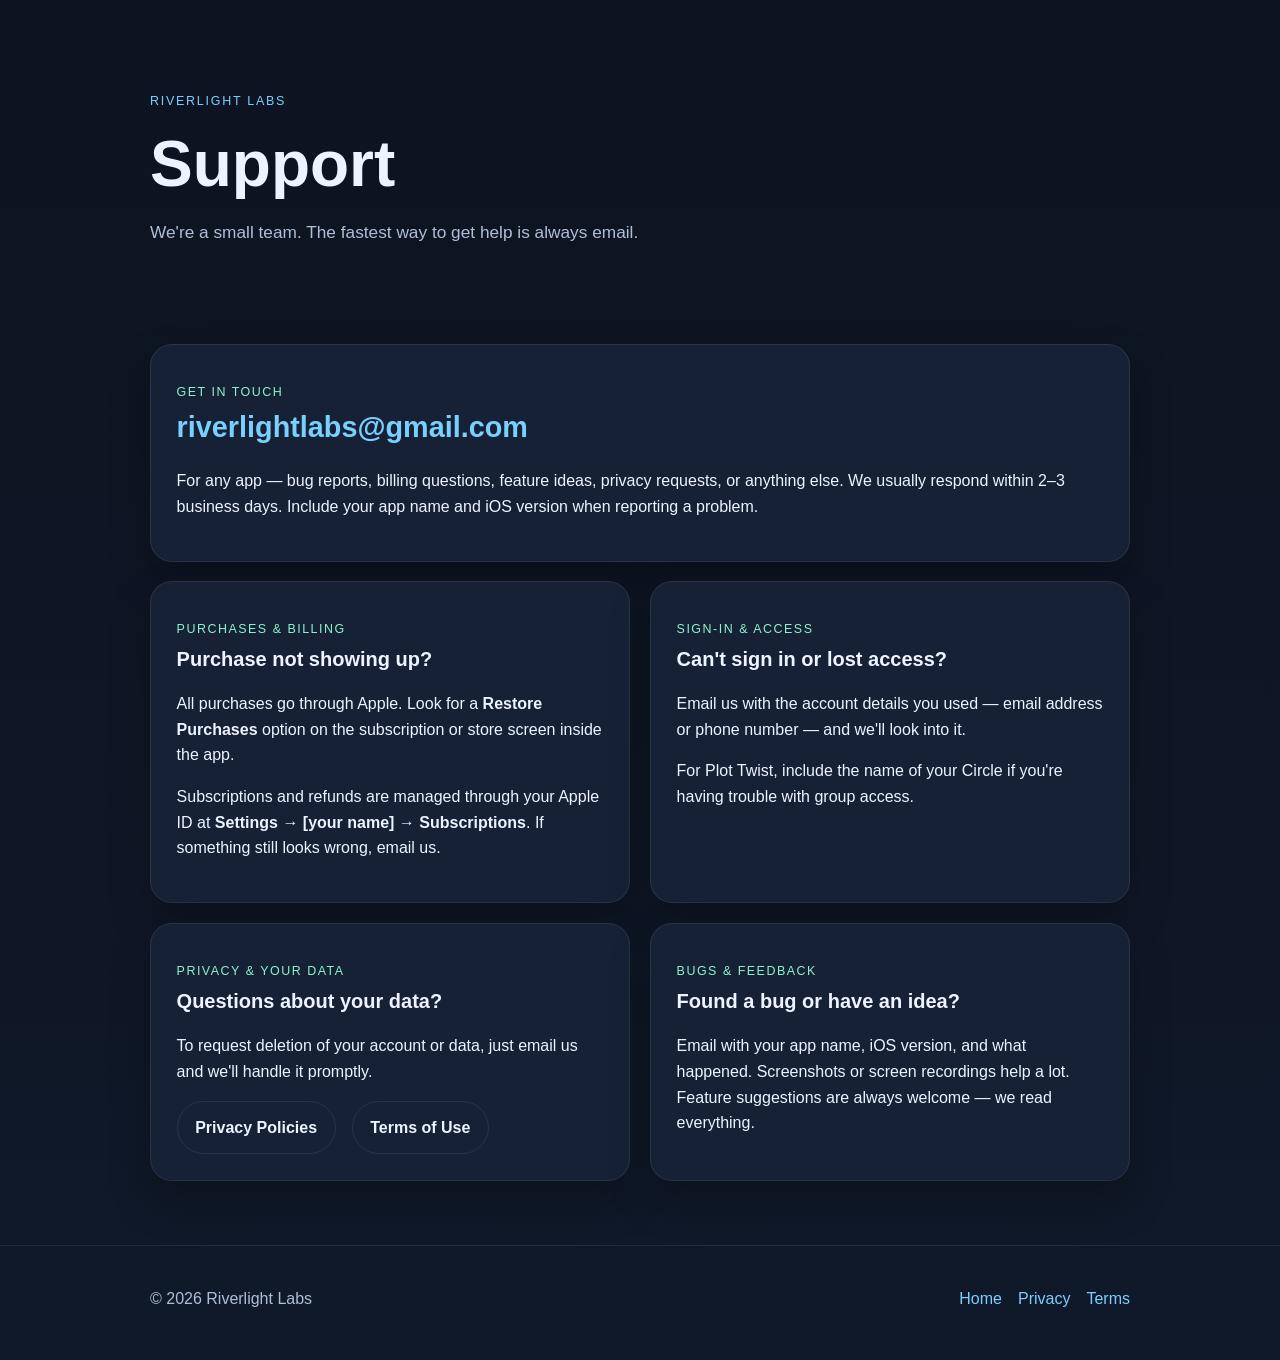
<file: support.html>
<!DOCTYPE html>
<html lang="en">
<head>
  <meta charset="UTF-8" />
  <meta name="viewport" content="width=device-width, initial-scale=1.0" />
  <title>Support | Riverlight Labs</title>
  <meta name="description" content="Get help with Lucidra, ReadyBinder, Plot Twist, and other Riverlight Labs apps." />
  <link rel="icon" type="image/png" href="favicon.png" />
  <link rel="apple-touch-icon" href="favicon.png" />
  <link rel="stylesheet" href="style.css" />
</head>
<body>
  <header class="sub-header">
    <div class="container">
      <p class="eyebrow"><a href="index.html">Riverlight Labs</a></p>
      <h1>Support</h1>
      <p class="lead">We're a small team. The fastest way to get help is always email.</p>
    </div>
  </header>

  <main>
    <section class="section">
      <div class="container stack">

        <div class="card contact-card">
          <p class="section-label">Get in touch</p>
          <h2 class="contact-email"><a href="mailto:riverlightlabs@gmail.com">riverlightlabs@gmail.com</a></h2>
          <p class="contact-note">For any app — bug reports, billing questions, feature ideas, privacy requests, or anything else. We usually respond within 2–3 business days. Include your app name and iOS version when reporting a problem.</p>
        </div>

        <div class="grid-two">
          <div class="card">
            <p class="section-label">Purchases & Billing</p>
            <h3>Purchase not showing up?</h3>
            <p>All purchases go through Apple. Look for a <strong>Restore Purchases</strong> option on the subscription or store screen inside the app.</p>
            <p>Subscriptions and refunds are managed through your Apple ID at <strong>Settings → [your name] → Subscriptions</strong>. If something still looks wrong, email us.</p>
          </div>

          <div class="card">
            <p class="section-label">Sign-in & Access</p>
            <h3>Can't sign in or lost access?</h3>
            <p>Email us with the account details you used — email address or phone number — and we'll look into it.</p>
            <p>For Plot Twist, include the name of your Circle if you're having trouble with group access.</p>
          </div>

          <div class="card">
            <p class="section-label">Privacy & Your Data</p>
            <h3>Questions about your data?</h3>
            <p>To request deletion of your account or data, just email us and we'll handle it promptly.</p>
            <div class="button-row" style="margin-top: 0.85rem;">
              <a class="button button-secondary" href="privacy.html">Privacy Policies</a>
              <a class="button button-secondary" href="terms.html">Terms of Use</a>
            </div>
          </div>

          <div class="card">
            <p class="section-label">Bugs & Feedback</p>
            <h3>Found a bug or have an idea?</h3>
            <p>Email with your app name, iOS version, and what happened. Screenshots or screen recordings help a lot. Feature suggestions are always welcome — we read everything.</p>
          </div>
        </div>

      </div>
    </section>
  </main>

  <footer class="site-footer">
    <div class="container footer-row">
      <p>© 2026 Riverlight Labs</p>
      <div class="footer-links">
        <a href="index.html">Home</a>
        <a href="privacy.html">Privacy</a>
        <a href="terms.html">Terms</a>
      </div>
    </div>
  </footer>
</body>
</html>
</file>
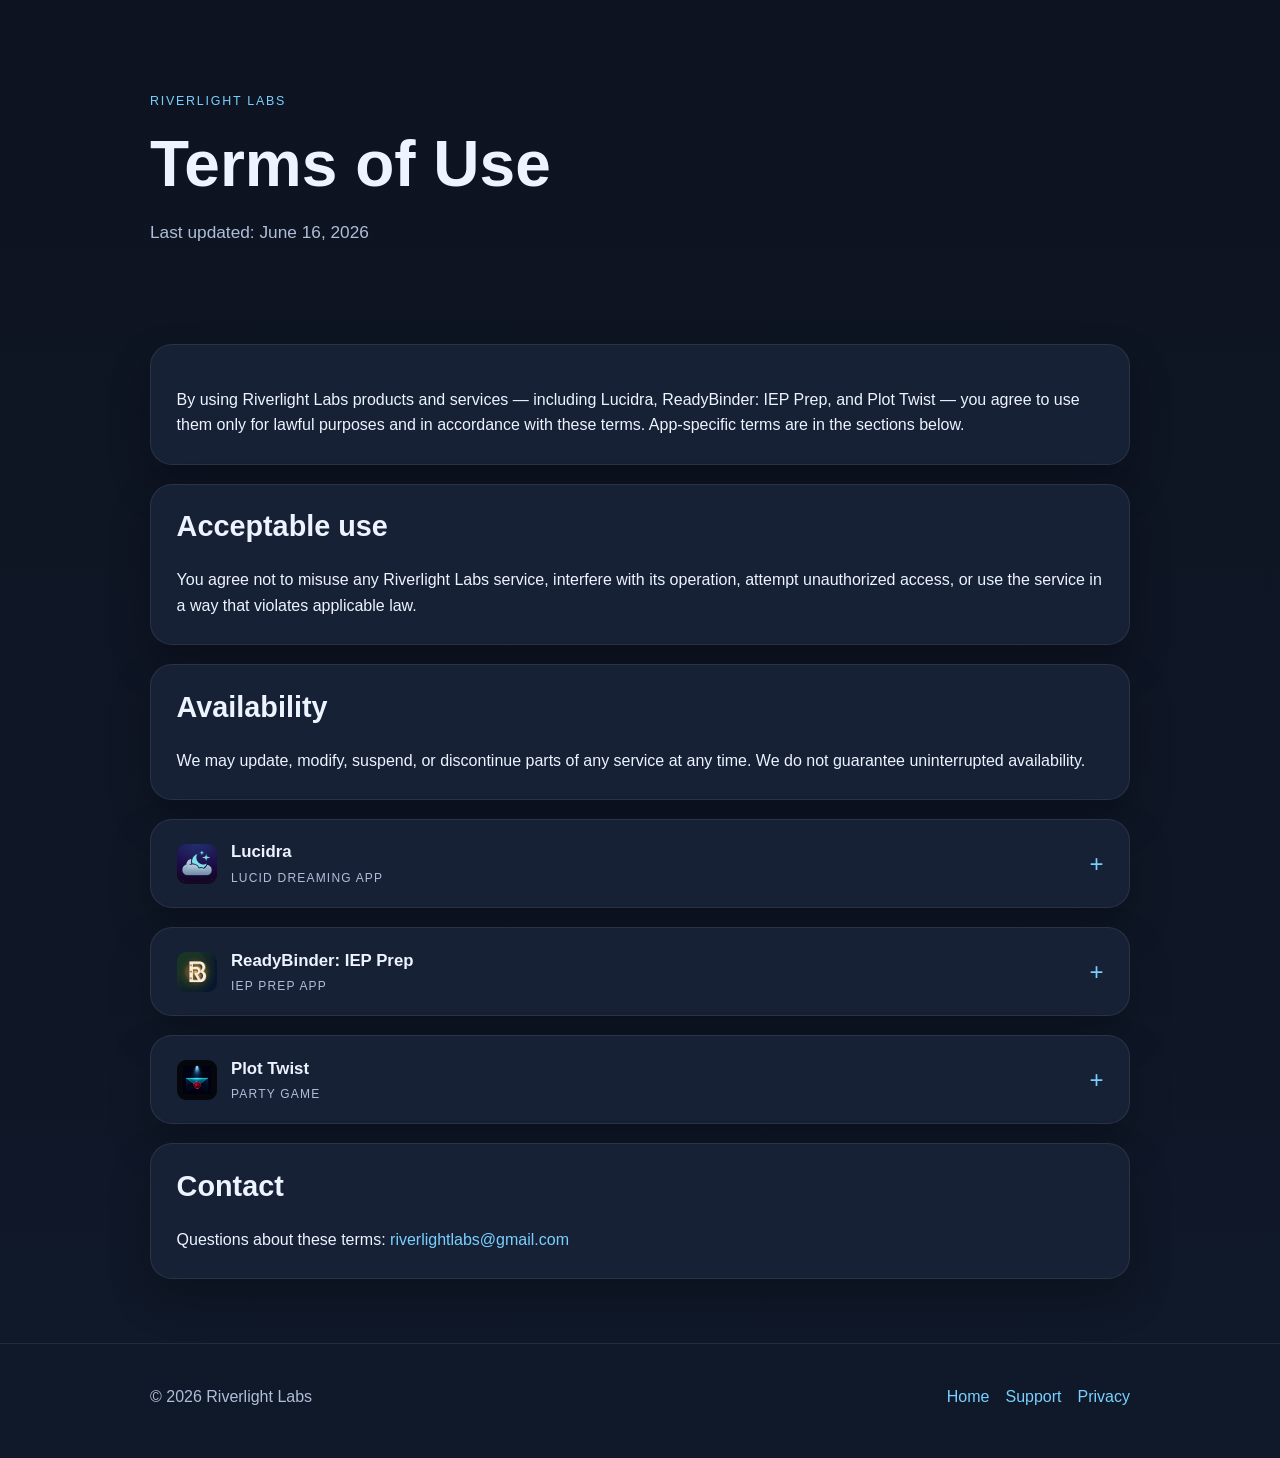
<file: terms.html>
<!DOCTYPE html>
<html lang="en">
<head>
  <meta charset="UTF-8" />
  <meta name="viewport" content="width=device-width, initial-scale=1.0" />
  <title>Terms of Use | Riverlight Labs</title>
  <meta name="description" content="Terms of Use for Riverlight Labs apps: Lucidra, ReadyBinder, and Plot Twist." />
  <link rel="icon" type="image/png" href="favicon.png" />
  <link rel="apple-touch-icon" href="favicon.png" />
  <link rel="stylesheet" href="style.css" />
</head>
<body>
  <header class="sub-header">
    <div class="container">
      <p class="eyebrow"><a href="index.html">Riverlight Labs</a></p>
      <h1>Terms of Use</h1>
      <p class="lead">Last updated: June 16, 2026</p>
    </div>
  </header>

  <main class="section">
    <div class="container stack legal">

      <div class="card">
        <p>
          By using Riverlight Labs products and services — including Lucidra, ReadyBinder: IEP Prep, and
          Plot Twist — you agree to use them only for lawful purposes and in accordance with these terms.
          App-specific terms are in the sections below.
        </p>
      </div>

      <div class="card">
        <h2>Acceptable use</h2>
        <p>
          You agree not to misuse any Riverlight Labs service, interfere with its operation, attempt
          unauthorized access, or use the service in a way that violates applicable law.
        </p>
      </div>

      <div class="card">
        <h2>Availability</h2>
        <p>
          We may update, modify, suspend, or discontinue parts of any service at any time.
          We do not guarantee uninterrupted availability.
        </p>
      </div>

      <details class="card">
        <summary>
          <div class="summary-content">
            <img src="lucidra-icon.png" alt="" width="40" height="40" class="summary-app-icon" />
            <div>
              <div class="summary-title">Lucidra</div>
              <div class="summary-sub">Lucid Dreaming App</div>
            </div>
          </div>
        </summary>
        <div class="accordion-body">
          <h3>No medical advice</h3>
          <p>
            Lucidra is intended for informational, educational, and wellness-oriented use only.
            It is not a medical device and does not provide medical, psychiatric, or therapeutic advice.
          </p>
          <h3>No guaranteed outcomes</h3>
          <p>
            Lucid dreaming practice varies from person to person. Lucidra may provide training guidance,
            routines, journaling tools, and AI-assisted coaching, but we do not guarantee specific dream
            outcomes, lucid dreams, sleep improvements, or results by any particular date.
          </p>
          <h3>Subscriptions</h3>
          <p>
            Some features may require a paid subscription such as Lucid Pro. Prices, trial terms,
            renewal details, and included features are shown in the app before purchase.
            Subscriptions are billed through Apple's App Store and renew automatically unless canceled
            through your Apple account before the renewal date. You can manage or cancel subscriptions
            in Settings → [your name] → Subscriptions. Restore Purchases can be used in the app to
            restore access for an active purchase.
          </p>
        </div>
      </details>

      <details class="card">
        <summary>
          <div class="summary-content">
            <img src="readybinder-icon.png" alt="" width="40" height="40" class="summary-app-icon" />
            <div>
              <div class="summary-title">ReadyBinder: IEP Prep</div>
              <div class="summary-sub">IEP Prep App</div>
            </div>
          </div>
        </summary>
        <div class="accordion-body">
          <h3>What ReadyBinder is</h3>
          <p>
            ReadyBinder is an organizational and educational tool that helps parents prepare for, take
            notes during, and follow up on Individualized Education Program (IEP) meetings. It uses AI
            to read IEP documents you import and to generate plain-English briefs, suggested questions,
            change summaries, debriefs, follow-up email drafts, and assistant chat responses.
          </p>
          <p>
            ReadyBinder is <strong>not</strong> a school, district, or government service. We do not
            act on behalf of any school or district and do not share your information with them.
          </p>
          <h3>Not legal advice</h3>
          <p>
            ReadyBinder helps you organize, prepare, and follow up. <strong>Nothing in the app
            constitutes legal advice.</strong> AI-generated content is a starting point you should
            review before relying on it. Procedural protections, evaluation timelines, and parent rights
            under IDEA and state law vary by jurisdiction and over time. For legal advice or
            representation, consult a qualified special-education attorney or advocate in your state.
          </p>
          <h3>Eligibility and accounts</h3>
          <ul>
            <li>You must be 18 or older and a parent or legal guardian to use ReadyBinder.</li>
            <li>You are responsible for keeping your account credentials secure.</li>
            <li>You are responsible for activity that occurs under your account.</li>
            <li>Do not share login credentials; adults maintaining separate binders should create separate accounts.</li>
          </ul>
          <h3>Acceptable use</h3>
          <p>You agree not to:</p>
          <ul>
            <li>Upload content that infringes another person's intellectual-property or privacy rights</li>
            <li>Attempt to reverse-engineer, decompile, or extract source code from the app</li>
            <li>Bypass or attempt to bypass usage limits, subscription requirements, or security controls</li>
            <li>Use the app or its AI features to harass, defame, or threaten another person</li>
            <li>Submit content that is illegal, harmful, or sexually explicit</li>
            <li>Use the app to provide legal advice to third parties</li>
          </ul>
          <h3>AI features and accuracy</h3>
          <p>
            ReadyBinder uses AI to read IEP documents and generate parent-facing content. AI output
            may contain errors, omissions, or out-of-date information. Always verify important details
            — services, minutes, frequency, dates, eligibility decisions — against the source IEP
            document and with your child's IEP team before acting on them. We do not warrant that AI
            output is accurate, complete, or suitable for any particular purpose.
          </p>
          <h3>Subscriptions and payments</h3>
          <ul>
            <li>ReadyBinder offers a free tier (one child, one binder) and ReadyBinder Pro, which unlocks unlimited children, binders, and full AI workflow.</li>
            <li>Subscriptions are billed by Apple or Google through your App Store or Play Store account.</li>
            <li>Subscriptions auto-renew until cancelled. Cancel at any time from your App Store or Play Store subscription settings; cancellation takes effect at the end of the current billing period.</li>
            <li>Refunds are processed by Apple or Google per their refund policies. We do not issue refunds directly.</li>
            <li>Pricing and plan structure may change. We will give reasonable notice before changes affect existing subscribers.</li>
          </ul>
          <h3>Your content</h3>
          <p>
            You retain ownership of the IEP documents you import and the notes, questions, debriefs,
            and email drafts you create in the app. You grant us the limited rights necessary to store,
            process, and display your content to operate the app for you — including sending document
            content to AI services for extraction and generation, and syncing your binder across your
            devices. We do not sell your content and do not use your IEP documents or AI prompts to
            train general AI models.
          </p>
          <h3>Account termination</h3>
          <ul>
            <li>You can delete your account at any time from Account → Delete Account, which removes your binder content from active systems.</li>
            <li>We may suspend or terminate accounts for material breach of these Terms, including AI feature abuse, paywall bypass attempts, or activity that endangers the service.</li>
          </ul>
          <h3>Disclaimers</h3>
          <p>
            THE APP IS PROVIDED "AS IS" AND "AS AVAILABLE," WITHOUT WARRANTIES OF ANY KIND, WHETHER
            EXPRESS, IMPLIED, OR STATUTORY, INCLUDING WITHOUT LIMITATION WARRANTIES OF MERCHANTABILITY,
            FITNESS FOR A PARTICULAR PURPOSE, NON-INFRINGEMENT, OR ACCURACY OF AI-GENERATED OUTPUT.
            YOU USE THE APP AT YOUR OWN RISK.
          </p>
          <h3>Limitation of liability</h3>
          <p>
            TO THE MAXIMUM EXTENT PERMITTED BY APPLICABLE LAW, RIVERLIGHT LABS WILL NOT BE LIABLE FOR
            ANY INDIRECT, INCIDENTAL, CONSEQUENTIAL, SPECIAL, OR PUNITIVE DAMAGES, OR FOR LOSS OF
            PROFITS, DATA, OR GOODWILL, ARISING OUT OF OR IN CONNECTION WITH YOUR USE OF THE APP, EVEN
            IF WE HAVE BEEN ADVISED OF THE POSSIBILITY OF SUCH DAMAGES. OUR TOTAL CUMULATIVE LIABILITY
            WILL NOT EXCEED THE AMOUNT YOU PAID US IN THE TWELVE (12) MONTHS PRECEDING THE CLAIM, OR
            ONE HUNDRED U.S. DOLLARS, WHICHEVER IS GREATER.
          </p>
          <h3>Governing law</h3>
          <p>
            These terms are governed by the laws of the State of California, U.S.A., without regard to
            conflict-of-laws principles. Disputes will be resolved in the state or federal courts
            located in California.
          </p>
        </div>
      </details>

      <details class="card">
        <summary>
          <div class="summary-content">
            <img src="plot-twist-icon.png" alt="" width="40" height="40" class="summary-app-icon" />
            <div>
              <div class="summary-title">Plot Twist</div>
              <div class="summary-sub">Party Game</div>
            </div>
          </div>
        </summary>
        <div class="accordion-body">
          <h3>Social gameplay and safety</h3>
          <p>
            Plot Twist is intended for voluntary, lighthearted social play with people you know. You
            are responsible for using good judgment, respecting others, and skipping any prompt or
            interaction that would be unsafe, unwelcome, disruptive, harassing, unlawful, or
            inappropriate for your setting.
          </p>
          <p>
            Do not use Plot Twist to bully, shame, deceive in harmful ways, invade privacy, record
            people without permission, or pressure anyone to participate.
          </p>
          <h3>Purchases</h3>
          <p>
            Plot Twist may offer one-time bit pack purchases through Apple's App Store. Prices and
            included content are shown before purchase. If a purchased pack does not appear, use
            Restore Purchases in the app. Refund requests and billing issues are handled through Apple.
          </p>
        </div>
      </details>

      <div class="card">
        <h2>Contact</h2>
        <p>
          Questions about these terms:
          <a href="mailto:riverlightlabs@gmail.com">riverlightlabs@gmail.com</a>
        </p>
      </div>

    </div>
  </main>

  <footer class="site-footer">
    <div class="container footer-row">
      <p>© 2026 Riverlight Labs</p>
      <div class="footer-links">
        <a href="index.html">Home</a>
        <a href="support.html">Support</a>
        <a href="privacy.html">Privacy</a>
      </div>
    </div>
  </footer>
</body>
</html>
</file>
<file: style.css>
:root {
  --bg: #0d1320;
  --bg-alt: #131c2d;
  --card: #182338;
  --text: #edf3ff;
  --muted: #afbed8;
  --accent: #79d0ff;
  --accent-2: #8df2cf;
  --border: rgba(255,255,255,0.08);
  --shadow: 0 20px 40px rgba(0,0,0,0.25);
}

* { box-sizing: border-box; }
html { scroll-behavior: smooth; }
body {
  margin: 0;
  font-family: -apple-system, BlinkMacSystemFont, "Segoe UI", Roboto, Helvetica, Arial, sans-serif;
  background: linear-gradient(180deg, #0d1320 0%, #10192a 100%);
  color: var(--text);
  line-height: 1.6;
}

a { color: var(--accent); text-decoration: none; }
a:hover { text-decoration: underline; }

.container {
  width: min(980px, calc(100% - 2rem));
  margin: 0 auto;
}

.site-header, .sub-header {
  padding: 5rem 0 3rem;
}

.eyebrow {
  text-transform: uppercase;
  letter-spacing: 0.14em;
  font-size: 0.78rem;
  color: var(--accent-2);
  margin-bottom: 1rem;
}

h1, h2, h3 {
  line-height: 1.15;
  margin-top: 0;
}

h1 {
  font-size: clamp(2.2rem, 5vw, 4.3rem);
  margin-bottom: 1rem;
}

h2 { font-size: 1.8rem; }
h3 { font-size: 1.25rem; }

.lead {
  font-size: 1.08rem;
  color: var(--muted);
  max-width: 760px;
}

.nav-links, .button-row, .footer-links {
  display: flex;
  gap: 1rem;
  flex-wrap: wrap;
}

.nav-links { margin-top: 1.5rem; }

.section {
  padding: 2rem 0 4rem;
}

.alt {
  background: rgba(255,255,255,0.02);
  border-top: 1px solid var(--border);
  border-bottom: 1px solid var(--border);
}

.card {
  background: rgba(24, 35, 56, 0.92);
  border: 1px solid var(--border);
  border-radius: 22px;
  padding: 1.6rem;
  box-shadow: var(--shadow);
}

.app-card {
  display: grid;
  grid-template-columns: auto 1fr;
  gap: 1.4rem;
  align-items: start;
}

.apps-stack {
  display: grid;
  gap: 1.25rem;
}

.app-icon {
  width: 96px;
  height: 96px;
  border-radius: 22px;
  box-shadow: 0 14px 28px rgba(0,0,0,0.28);
}

.legal-hero {
  align-items: center;
  display: flex;
  gap: 1.25rem;
  flex-wrap: wrap;
}
.legal-hero > div {
  flex: 1 1 auto;
  min-width: 0;
}

.title-row {
  display: flex;
  align-items: center;
  gap: 0.85rem;
  flex-wrap: wrap;
}

.title-row h2 {
  margin-bottom: 0;
}

.status-pill {
  display: inline-flex;
  align-items: center;
  border: 1px solid rgba(141,242,207,0.35);
  border-radius: 999px;
  color: var(--accent-2);
  font-size: 0.78rem;
  font-weight: 700;
  line-height: 1;
  padding: 0.45rem 0.7rem;
  text-transform: uppercase;
  letter-spacing: 0.08em;
}

.grid-two {
  display: grid;
  grid-template-columns: repeat(2, minmax(0, 1fr));
  gap: 1.25rem;
}

.stack {
  display: grid;
  gap: 1.2rem;
}

.section-label {
  text-transform: uppercase;
  letter-spacing: 0.12em;
  font-size: 0.78rem;
  color: var(--accent-2);
  margin-bottom: 0.5rem;
}

.button {
  display: inline-block;
  background: linear-gradient(135deg, var(--accent), #5ea9ff);
  color: #07101c;
  font-weight: 700;
  padding: 0.82rem 1.1rem;
  border-radius: 999px;
  text-decoration: none;
}

.button:hover {
  text-decoration: none;
  filter: brightness(1.05);
}

.button-secondary {
  background: transparent;
  color: var(--text);
  border: 1px solid var(--border);
}

ul {
  padding-left: 1.2rem;
}

.site-footer {
  border-top: 1px solid var(--border);
  padding: 1.5rem 0 2rem;
  color: var(--muted);
}

.footer-row {
  display: flex;
  justify-content: space-between;
  gap: 1rem;
  flex-wrap: wrap;
  align-items: center;
}

.legal .card p:last-child,
.legal .card ul:last-child { margin-bottom: 0; }

/* Accordion */
details.card {
  padding: 0;
  overflow: hidden;
}

details.card > summary {
  list-style: none;
  cursor: pointer;
  padding: 1.2rem 1.6rem;
  display: flex;
  justify-content: space-between;
  align-items: center;
  gap: 1rem;
  user-select: none;
}

details.card > summary::-webkit-details-marker,
details.card > summary::marker { display: none; }

details.card > summary::after {
  content: '+';
  font-size: 1.5rem;
  color: var(--accent);
  flex-shrink: 0;
  line-height: 1;
  display: inline-block;
  transition: transform 0.2s ease;
}

details[open].card > summary::after {
  transform: rotate(45deg);
}

.summary-content {
  display: flex;
  align-items: center;
  gap: 0.9rem;
}

.summary-app-icon {
  width: 40px;
  height: 40px;
  border-radius: 9px;
  flex-shrink: 0;
}

.summary-title {
  font-weight: 700;
  font-size: 1.05rem;
  color: var(--text);
}

.summary-sub {
  font-size: 0.75rem;
  color: var(--muted);
  text-transform: uppercase;
  letter-spacing: 0.1em;
  margin-top: 0.15rem;
}

.accordion-body {
  padding: 1.4rem 1.6rem;
  border-top: 1px solid var(--border);
}

.accordion-body h3 {
  font-size: 1rem;
  margin-bottom: 0.4rem;
  margin-top: 1.4rem;
  color: var(--text);
}

.accordion-body h3:first-child { margin-top: 0; }

@media (max-width: 720px) {
  .app-card {
    grid-template-columns: 1fr;
  }

  .app-icon {
    width: 82px;
    height: 82px;
    border-radius: 19px;
  }

  .grid-two {
    grid-template-columns: 1fr;
  }

  .site-header, .sub-header {
    padding: 4rem 0 2rem;
  }
}
</file>
